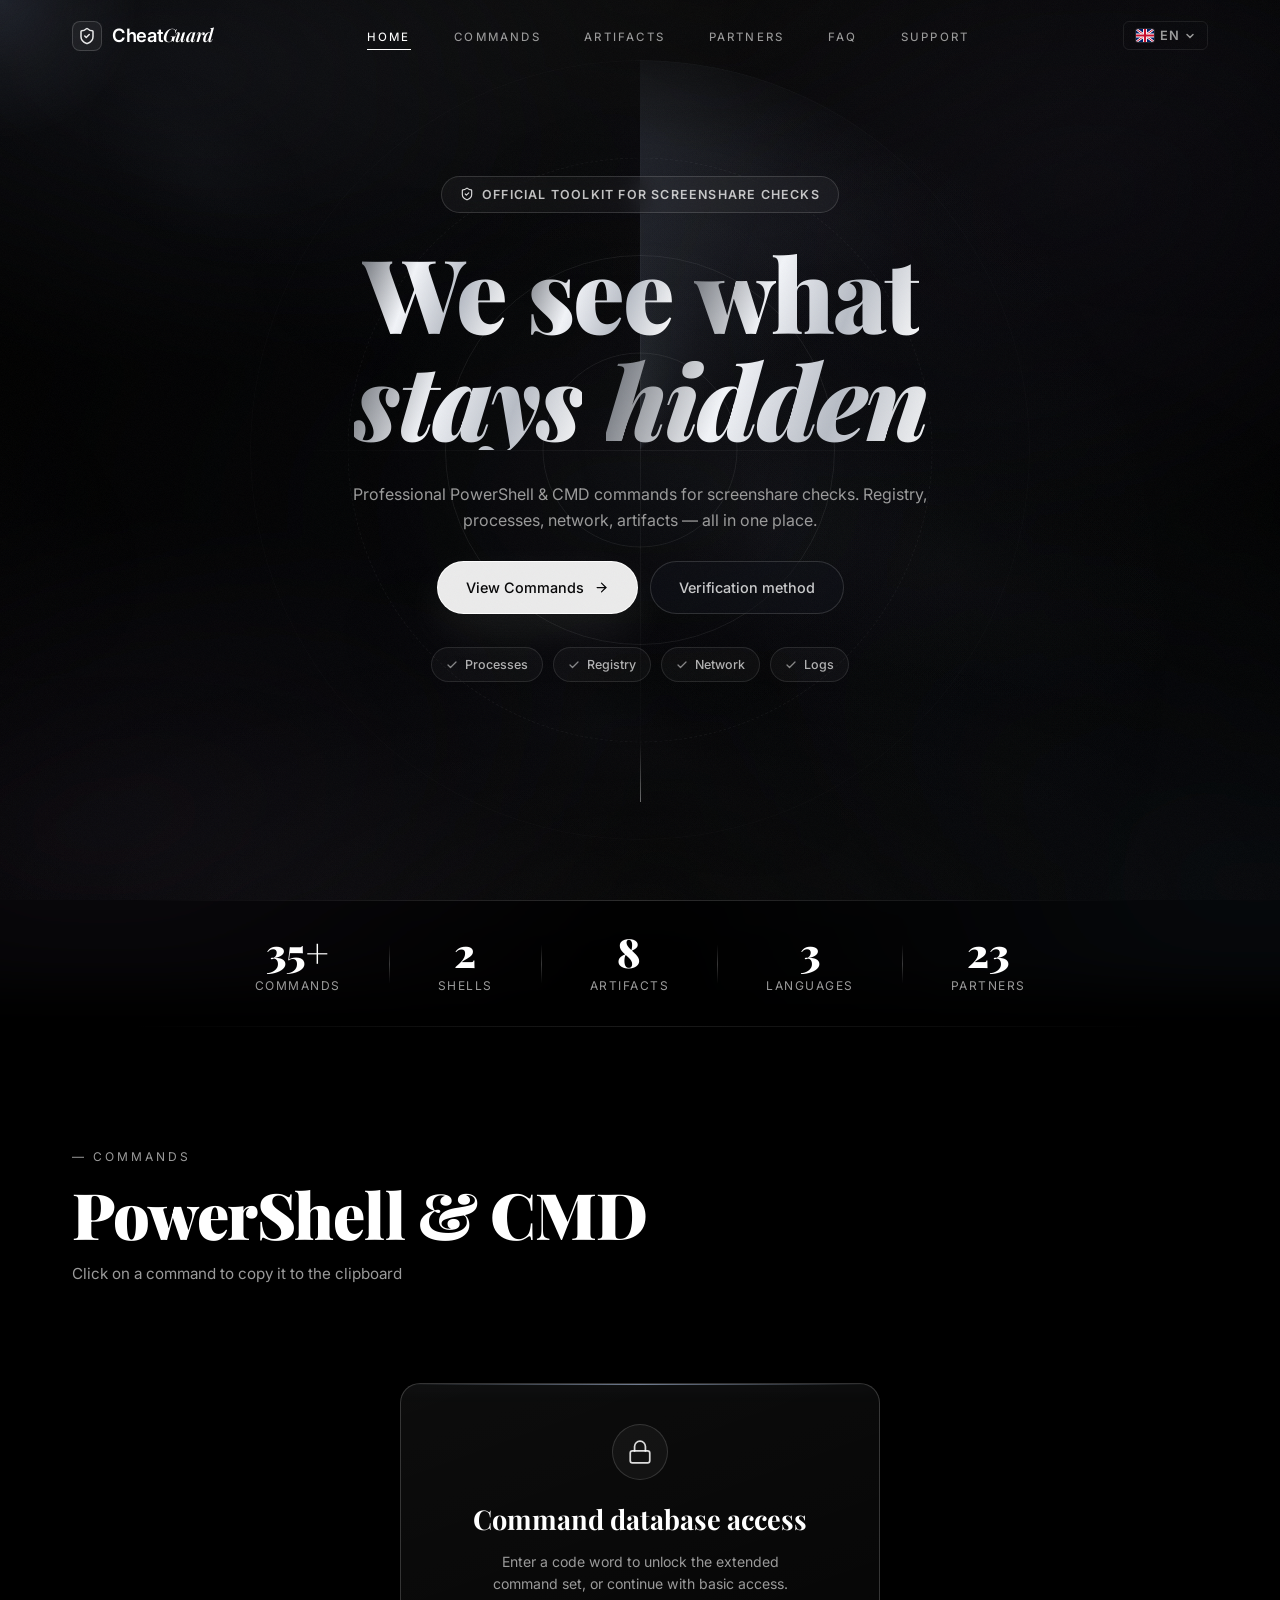
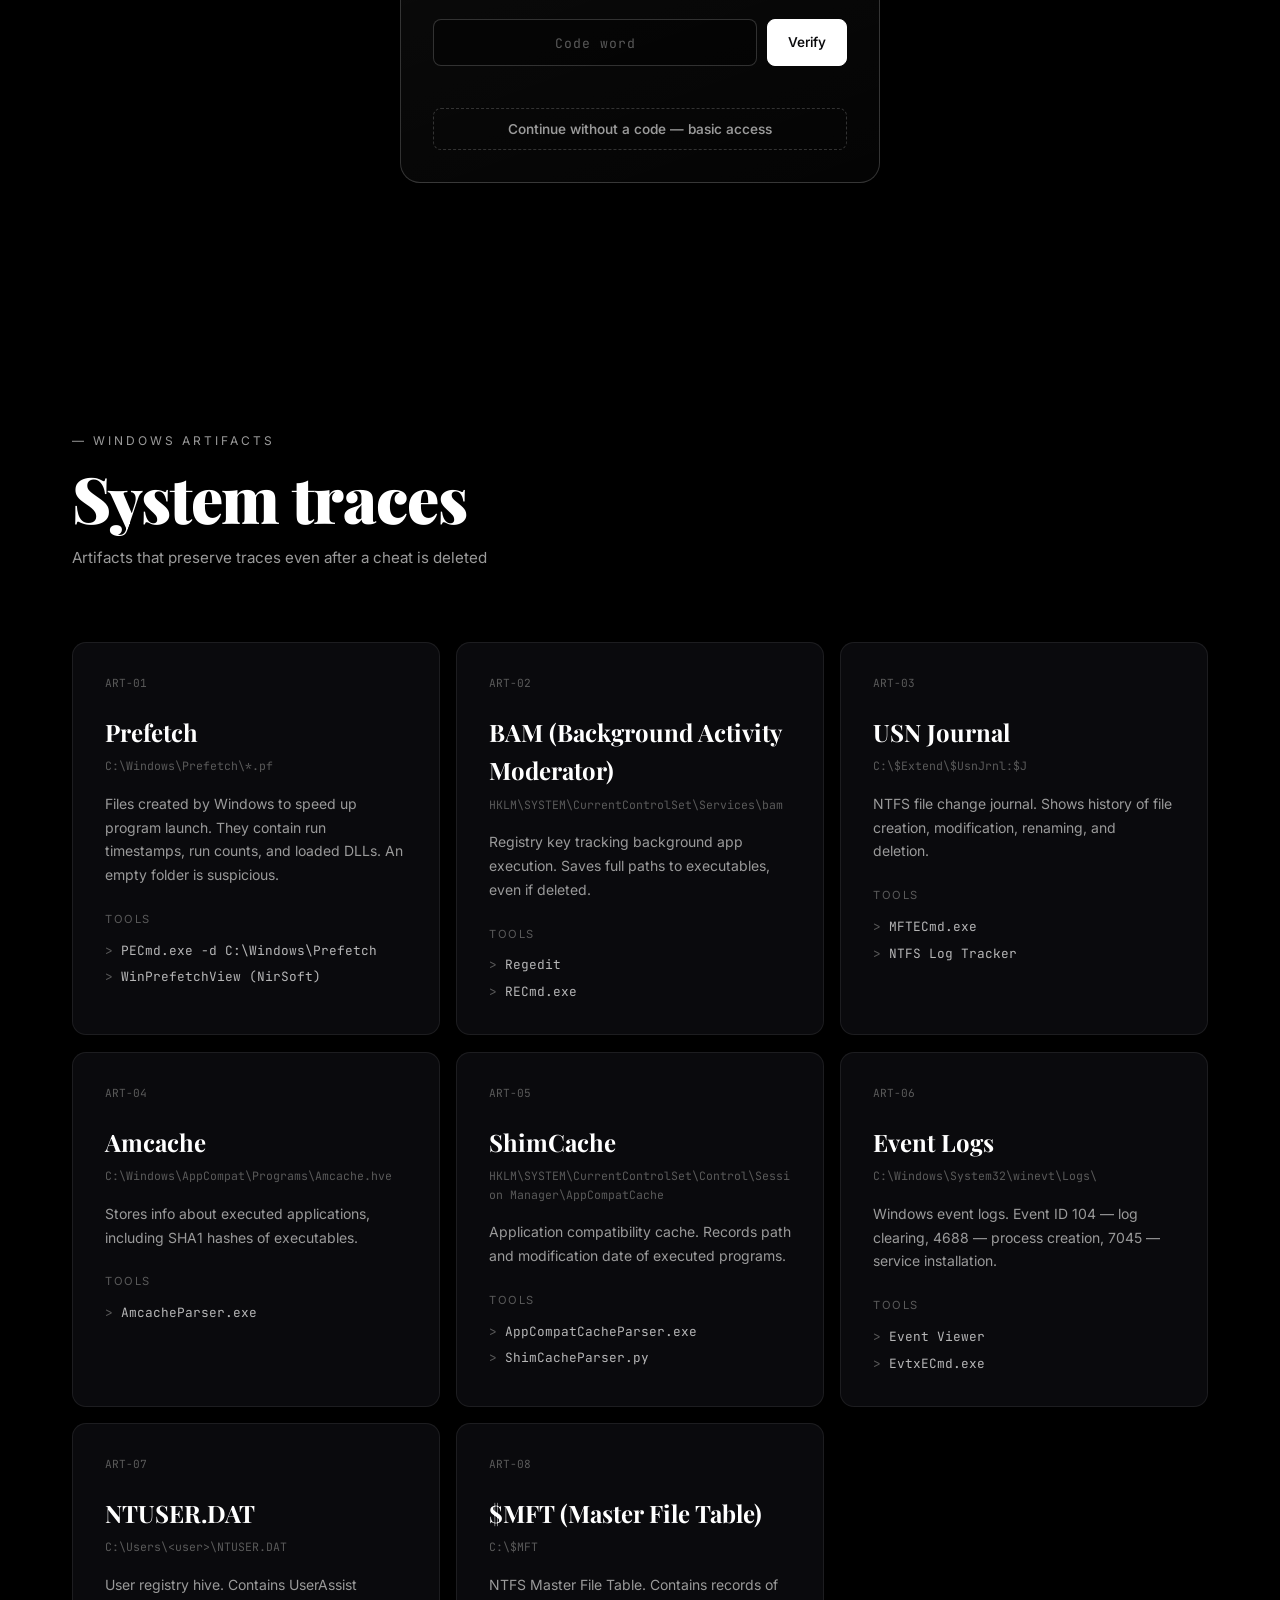
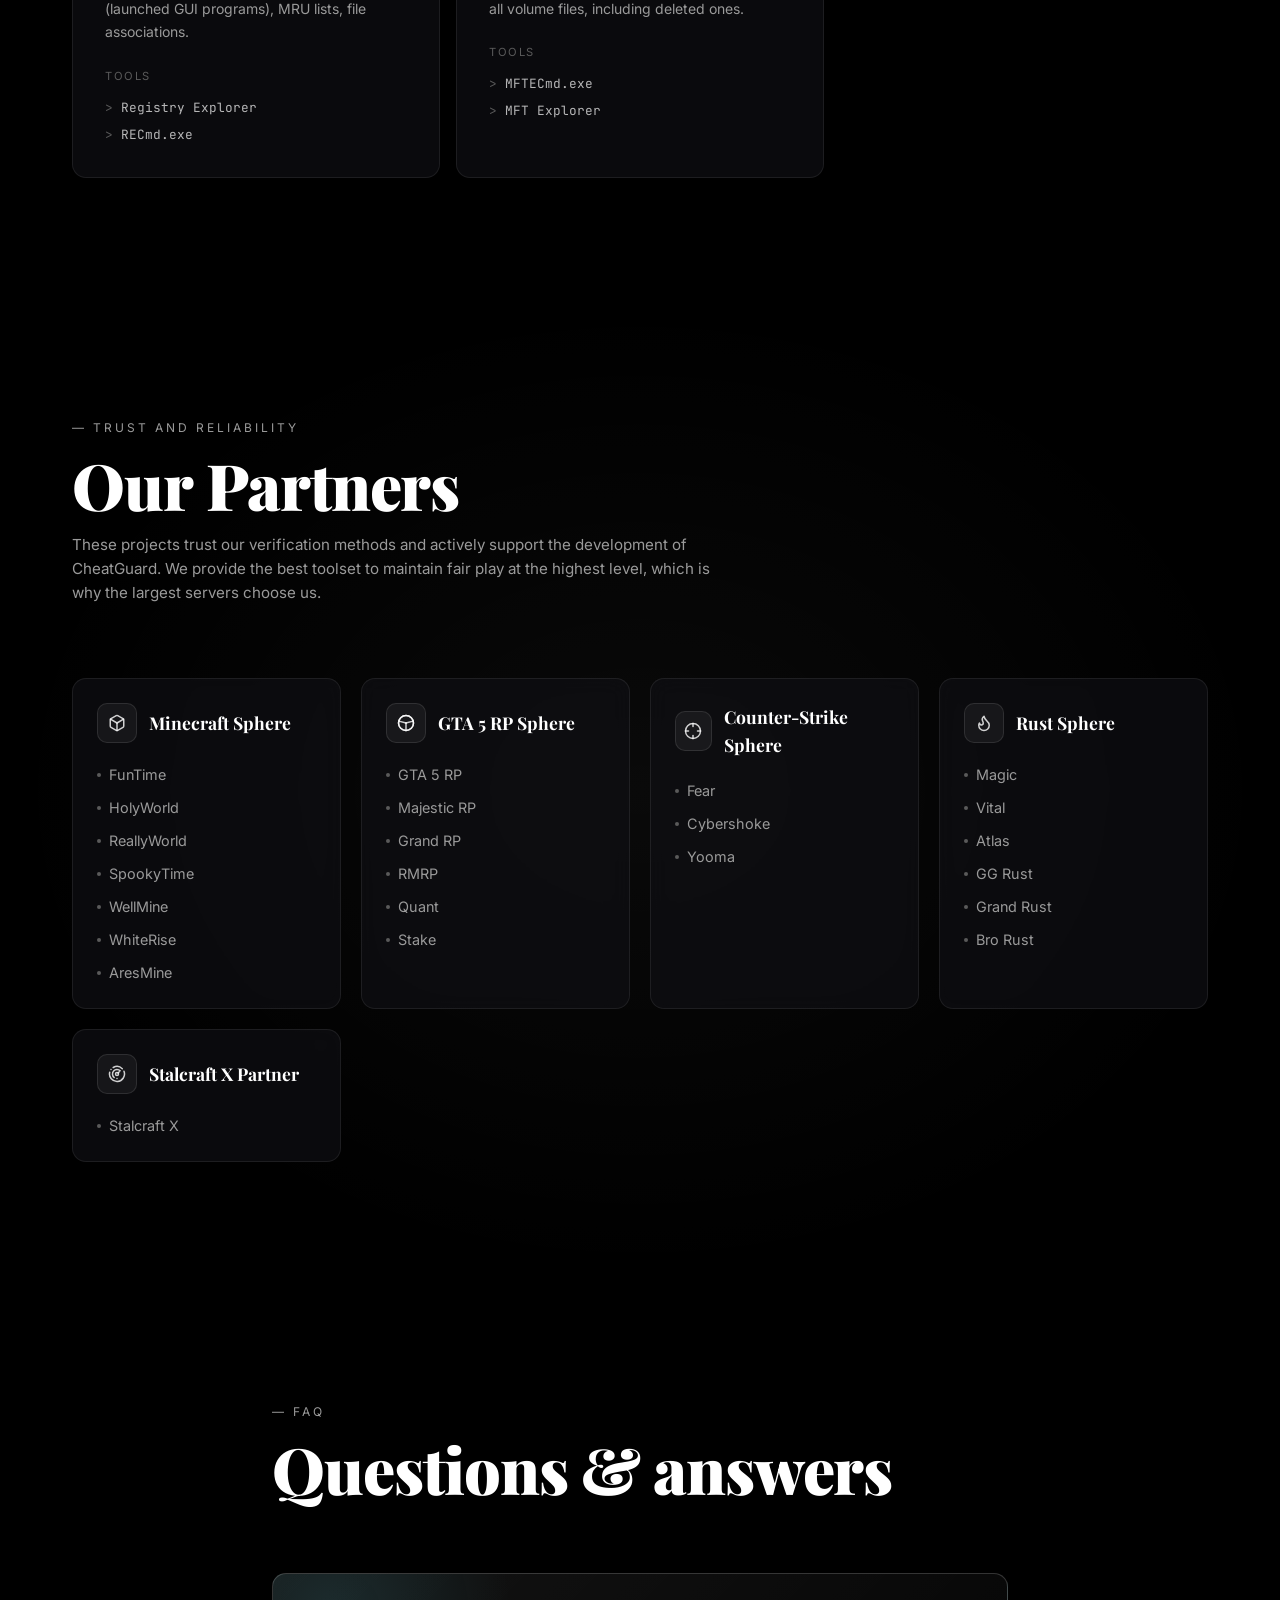
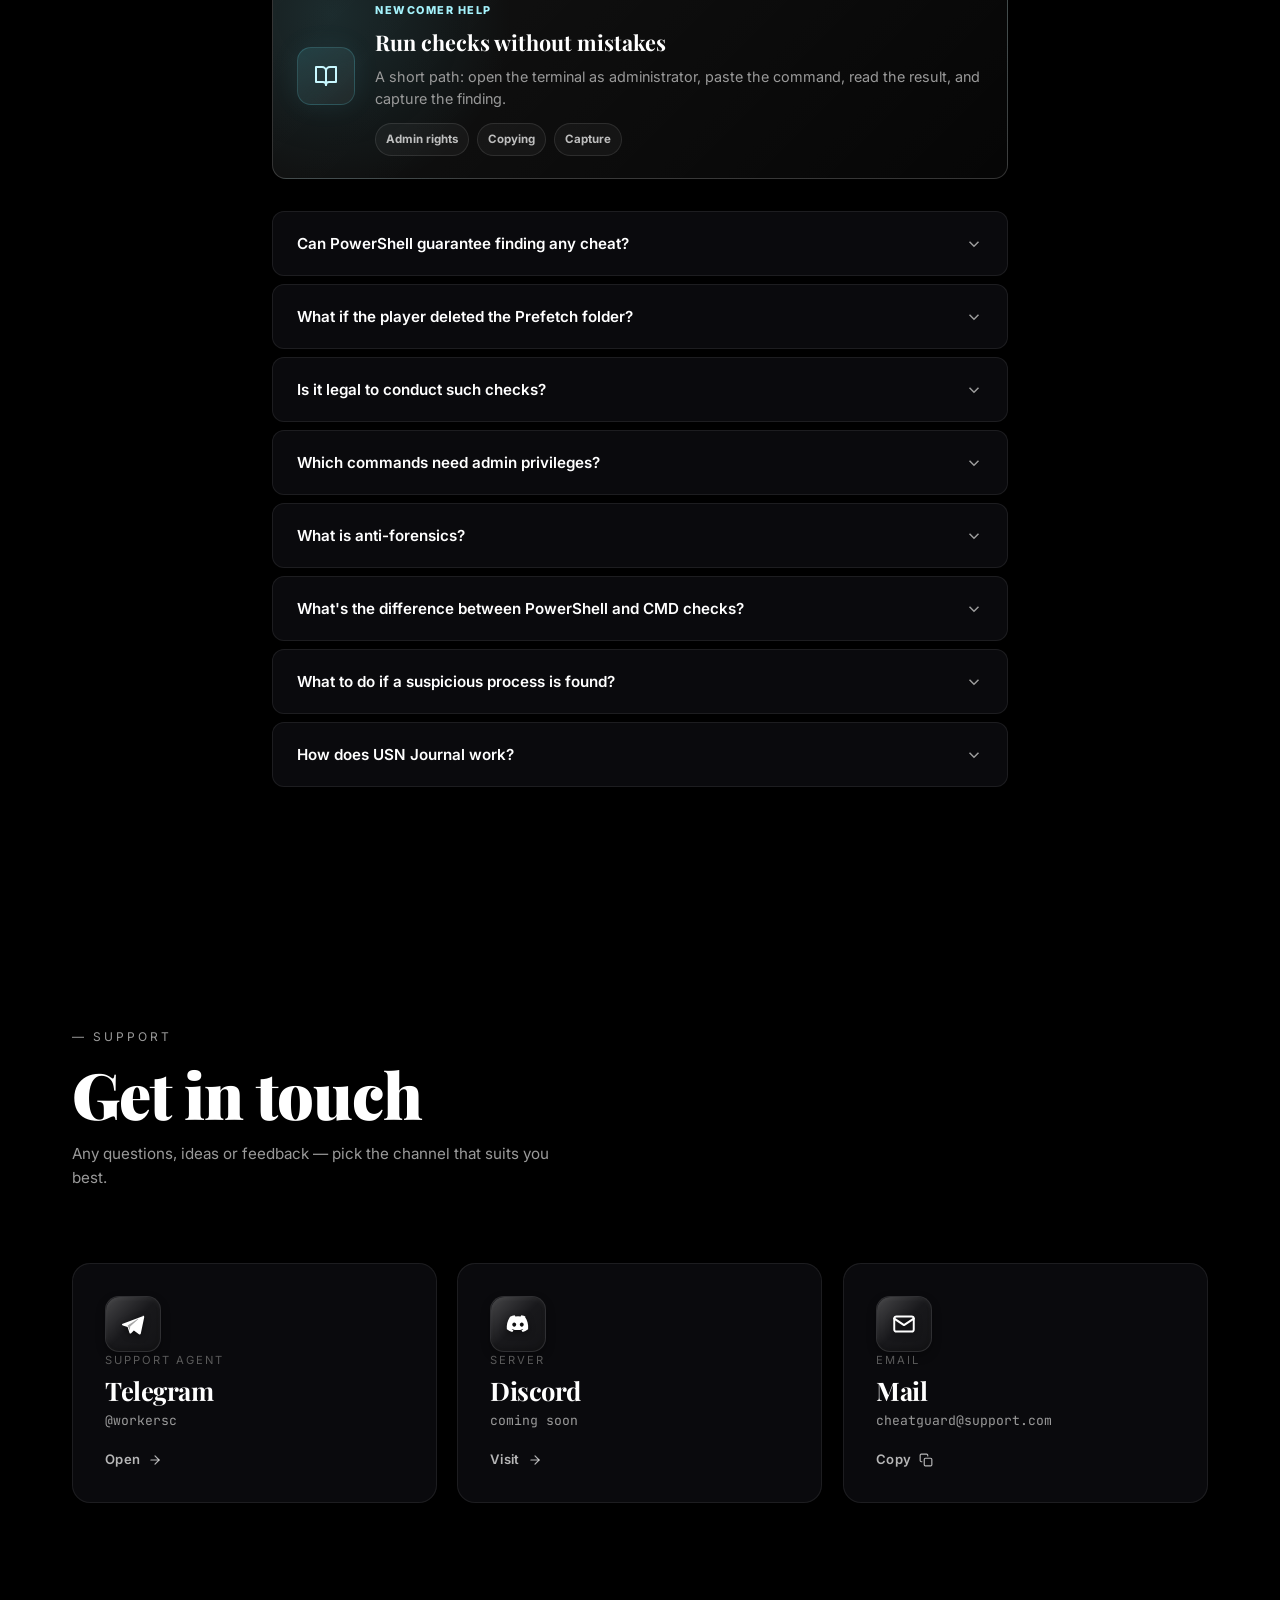
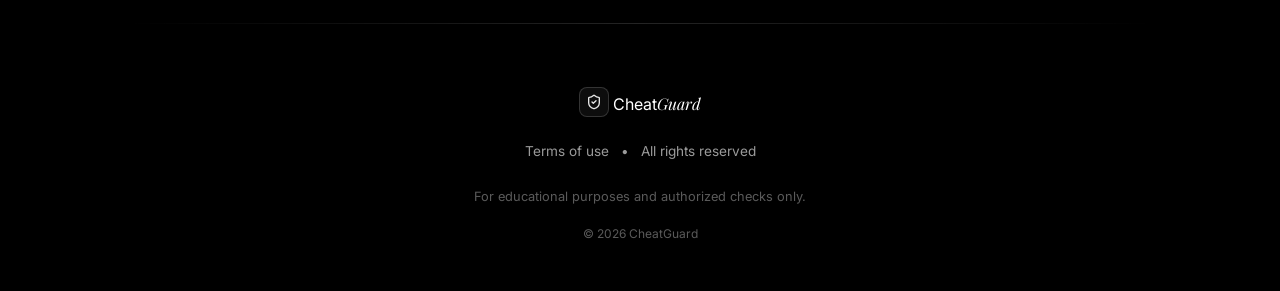
<file: index.html>
<!DOCTYPE html>
<html lang="ru">
<head>
    <meta charset="UTF-8">
    <meta name="viewport" content="width=device-width, initial-scale=1.0">
    <title>CheatGuard — Anti-Cheat Screenshare Tool</title>
    <meta name="description" content="Профессиональный набор команд PowerShell и CMD для screenshare-проверок на читы.">
    <link rel="preconnect" href="https://fonts.googleapis.com">
    <link rel="preconnect" href="https://fonts.gstatic.com" crossorigin>
    <link href="https://fonts.googleapis.com/css2?family=Inter:wght@300;400;500;600;700&family=Playfair+Display:ital,wght@0,700;0,900;1,700;1,900&family=JetBrains+Mono:wght@400;500&display=swap" rel="stylesheet">
    <link rel="stylesheet" href="style.css">
</head>
<body>

    <!-- Scroll progress -->
    <div class="scroll-progress" id="scrollProgress" aria-hidden="true"></div>

    <!-- Noise overlay -->
    <div class="noise"></div>

    <!-- Cursor glow -->
    <div class="cursor-glow" id="cursorGlow"></div>

    <!-- Particles canvas -->
    <canvas id="particlesCanvas"></canvas>

    <!-- ====== NAVBAR ====== -->
    <nav class="navbar" id="navbar">
        <div class="nav-inner">
            <a href="#" class="brand">
                <span class="brand-mark" aria-hidden="true">
                    <svg width="18" height="18" viewBox="0 0 24 24" fill="none" stroke="currentColor" stroke-width="2" stroke-linecap="round" stroke-linejoin="round">
                        <path d="M20 13c0 5-3.5 7.5-7.66 8.95a1 1 0 0 1-.67-.01C7.5 20.5 4 18 4 13V6a1 1 0 0 1 1-1c2 0 4.5-1.2 6.24-2.72a1.17 1.17 0 0 1 1.52 0C14.51 3.81 17 5 19 5a1 1 0 0 1 1 1z"></path>
                        <path d="m9 12 2 2 4-4"></path>
                    </svg>
                </span>
                <span class="brand-name">Cheat<em>Guard</em></span>
            </a>
            <ul class="nav-menu" id="navMenu">
                <li><a href="#hero" class="nav-link" data-i18n="nav_home">Главная</a></li>
                <li><a href="#commands" class="nav-link" data-i18n="nav_commands">Команды</a></li>
                <li><a href="#artifacts" class="nav-link" data-i18n="nav_artifacts">Артефакты</a></li>
                <li><a href="#partners" class="nav-link" data-i18n="nav_partners">Партнеры</a></li>
                <li><a href="#faq" class="nav-link" data-i18n="nav_faq">FAQ</a></li>
                <li><a href="#support" class="nav-link" data-i18n="nav_support">Поддержка</a></li>
            </ul>
            <div class="nav-right">
                <!-- Language Switcher -->
                <div class="lang-switcher" id="langSwitcher">
                    <button class="lang-current" id="langCurrent" aria-haspopup="listbox" aria-label="Язык сайта">
                        <span class="lang-flag" id="langFlag"><svg viewBox="0 0 18 13" xmlns="http://www.w3.org/2000/svg"><rect width="18" height="4.33" fill="#fff"/><rect y="4.33" width="18" height="4.33" fill="#0039A6"/><rect y="8.66" width="18" height="4.34" fill="#D52B1E"/></svg></span>
                        <span id="langCode">RU</span>
                        <svg width="10" height="10" viewBox="0 0 10 10"><path d="M2 3.5l3 3 3-3" stroke="currentColor" fill="none" stroke-width="1.5" stroke-linecap="round"/></svg>
                    </button>
                    <div class="lang-dropdown" id="langDropdown" role="listbox">
                        <button class="lang-opt active" data-lang="ru" role="option"><span class="lang-flag"><svg viewBox="0 0 18 13" xmlns="http://www.w3.org/2000/svg"><rect width="18" height="4.33" fill="#fff"/><rect y="4.33" width="18" height="4.33" fill="#0039A6"/><rect y="8.66" width="18" height="4.34" fill="#D52B1E"/></svg></span> Русский</button>
                        <button class="lang-opt" data-lang="en" role="option"><span class="lang-flag"><svg viewBox="0 0 18 13" xmlns="http://www.w3.org/2000/svg"><rect width="18" height="13" fill="#012169"/><path d="M0 0l18 13M18 0L0 13" stroke="#fff" stroke-width="2.4"/><path d="M0 0l18 13M18 0L0 13" stroke="#C8102E" stroke-width="1"/><path d="M9 0v13M0 6.5h18" stroke="#fff" stroke-width="4"/><path d="M9 0v13M0 6.5h18" stroke="#C8102E" stroke-width="2.2"/></svg></span> English</button>
                        <button class="lang-opt" data-lang="pl" role="option"><span class="lang-flag"><svg viewBox="0 0 18 13" xmlns="http://www.w3.org/2000/svg"><rect width="18" height="6.5" fill="#fff"/><rect y="6.5" width="18" height="6.5" fill="#DC143C"/></svg></span> Polski</button>
                    </div>
                </div>
                <button class="burger" id="burger" aria-label="Menu">
                    <span></span><span></span><span></span>
                </button>
            </div>
        </div>
    </nav>

    <!-- ====== HERO ====== -->
    <section class="hero" id="hero">
        <!-- Radar sweep — анимация "проверка на читы" -->
        <div class="hero-radar" aria-hidden="true">
            <div class="radar-ring radar-ring-1"></div>
            <div class="radar-ring radar-ring-2"></div>
            <div class="radar-ring radar-ring-3"></div>
            <div class="radar-ring radar-ring-4"></div>
            <div class="radar-grid-h"></div>
            <div class="radar-grid-v"></div>
            <div class="radar-beam"></div>
            <span class="radar-blip" style="--bx: 24%; --by: 30%; --bd: 0s;"></span>
            <span class="radar-blip" style="--bx: 70%; --by: 22%; --bd: 2.7s;"></span>
            <span class="radar-blip radar-blip-threat" style="--bx: 62%; --by: 68%; --bd: 1.3s;"></span>
            <span class="radar-blip" style="--bx: 34%; --by: 74%; --bd: 4.1s;"></span>
            <span class="radar-blip radar-blip-threat" style="--bx: 80%; --by: 48%; --bd: 5.6s;"></span>
        </div>
        <div class="hero-center">
            <!-- Official badge -->
            <div class="hero-badge">
                <svg width="14" height="14" viewBox="0 0 24 24" fill="none" stroke="currentColor" stroke-width="2" stroke-linecap="round" stroke-linejoin="round" aria-hidden="true">
                    <path d="M20 13c0 5-3.5 7.5-7.66 8.95a1 1 0 0 1-.67-.01C7.5 20.5 4 18 4 13V6a1 1 0 0 1 1-1c2 0 4.5-1.2 6.24-2.72a1.17 1.17 0 0 1 1.52 0C14.51 3.81 17 5 19 5a1 1 0 0 1 1 1z"></path>
                    <path d="m9 12 2 2 4-4"></path>
                </svg>
                <span data-i18n="hero_kicker">Screenshare toolkit для модераторов</span>
            </div>

            <!-- Big title -->
            <h1 class="hero-title">
                <span class="hero-title-line" data-i18n="hero_line1">Мы видим то,</span>
                <span class="hero-title-line italic" data-i18n="hero_line2">что скрыто</span>
            </h1>

            <p class="hero-desc" data-i18n="hero_desc">
                Профессиональный набор команд PowerShell и CMD для screenshare-проверок.<br>
                Реестр, процессы, сеть, артефакты — всё в одном месте.
            </p>

            <div class="hero-actions">
                <a href="#commands" class="cta-btn cta-primary">
                    <span data-i18n="hero_cta">Смотреть команды</span>
                    <svg width="15" height="15" viewBox="0 0 24 24" fill="none" stroke="currentColor" stroke-width="2" stroke-linecap="round" stroke-linejoin="round" aria-hidden="true"><line x1="5" y1="12" x2="19" y2="12"></line><polyline points="12 5 19 12 12 19"></polyline></svg>
                </a>
                <a href="tutorial.html" class="cta-btn cta-secondary">
                    <span data-i18n="hero_cta_secondary">Методика проверки</span>
                </a>
            </div>

            <!-- Coverage chips -->
            <div class="hero-chips" aria-label="Области проверки">
                <span class="hero-chip" style="--c: 0;">
                    <svg width="12" height="12" viewBox="0 0 24 24" fill="none" stroke="currentColor" stroke-width="2.5" stroke-linecap="round" stroke-linejoin="round" aria-hidden="true"><polyline points="20 6 9 17 4 12"></polyline></svg>
                    <span data-i18n="hero_signal_process">Процессы</span>
                </span>
                <span class="hero-chip" style="--c: 1;">
                    <svg width="12" height="12" viewBox="0 0 24 24" fill="none" stroke="currentColor" stroke-width="2.5" stroke-linecap="round" stroke-linejoin="round" aria-hidden="true"><polyline points="20 6 9 17 4 12"></polyline></svg>
                    <span data-i18n="hero_signal_registry">Реестр</span>
                </span>
                <span class="hero-chip" style="--c: 2;">
                    <svg width="12" height="12" viewBox="0 0 24 24" fill="none" stroke="currentColor" stroke-width="2.5" stroke-linecap="round" stroke-linejoin="round" aria-hidden="true"><polyline points="20 6 9 17 4 12"></polyline></svg>
                    <span data-i18n="hero_signal_network">Сеть</span>
                </span>
                <span class="hero-chip" style="--c: 3;">
                    <svg width="12" height="12" viewBox="0 0 24 24" fill="none" stroke="currentColor" stroke-width="2.5" stroke-linecap="round" stroke-linejoin="round" aria-hidden="true"><polyline points="20 6 9 17 4 12"></polyline></svg>
                    <span data-i18n="hero_signal_logs">Логи</span>
                </span>
            </div>

            <div class="hero-scroll-hint">
                <div class="scroll-line"></div>
            </div>
        </div>

        <!-- Floating orb -->
        <div class="hero-orb"></div>
    </section>

    <!-- ====== STATS ====== -->
    <section class="stats-bar">
        <div class="stats-inner">
            <div class="stat-item">
                <span class="stat-num" id="statCmds">30+</span>
                <span class="stat-lbl" data-i18n="stat_cmd">Команд</span>
            </div>
            <div class="stat-sep" aria-hidden="true"></div>
            <div class="stat-item">
                <span class="stat-num">2</span>
                <span class="stat-lbl" data-i18n="stat_shells">Оболочки</span>
            </div>
            <div class="stat-sep" aria-hidden="true"></div>
            <div class="stat-item">
                <span class="stat-num">8</span>
                <span class="stat-lbl" data-i18n="stat_art">Артефактов</span>
            </div>
            <div class="stat-sep" aria-hidden="true"></div>
            <div class="stat-item">
                <span class="stat-num">3</span>
                <span class="stat-lbl" data-i18n="stat_lang">Языка</span>
            </div>
            <div class="stat-sep" aria-hidden="true"></div>
            <div class="stat-item">
                <span class="stat-num" id="statPartners">23</span>
                <span class="stat-lbl" data-i18n="stat_partners">Партнёров</span>
            </div>
        </div>
    </section>

    <!-- ====== COMMANDS ====== -->
    <section class="section commands-section" id="commands">
        <div class="container">
            <div class="section-head reveal">
                <p class="section-label" data-i18n="cmd_label">— Команды</p>
                <h2 class="section-title" data-i18n="cmd_title">PowerShell <em>&</em> CMD</h2>
                <p class="section-sub" data-i18n="cmd_sub">Нажмите на команду, чтобы скопировать в буфер обмена</p>
            </div>

            <!-- ====== ACCESS GATE (кодовое слово) ====== -->
            <div class="access-gate" id="accessGate">
                <div class="gate-panel">
                    <div class="gate-scanline" aria-hidden="true"></div>
                    <div class="gate-icon" aria-hidden="true">
                        <svg width="26" height="26" viewBox="0 0 24 24" fill="none" stroke="currentColor" stroke-width="1.6" stroke-linecap="round" stroke-linejoin="round">
                            <rect x="3" y="11" width="18" height="11" rx="2" ry="2"></rect>
                            <path d="M7 11V7a5 5 0 0 1 10 0v4"></path>
                        </svg>
                    </div>
                    <h3 class="gate-title" data-i18n="gate_title">Доступ к базе команд</h3>
                    <p class="gate-desc" data-i18n="gate_desc">Введите кодовое слово, чтобы разблокировать расширенный набор, или продолжите с базовым доступом.</p>
                    <form class="gate-form" id="gateForm" autocomplete="off">
                        <input type="text" class="gate-input" id="gateInput" maxlength="12" spellcheck="false" autocomplete="off" data-i18n-placeholder="gate_placeholder" placeholder="Кодовое слово" aria-label="Кодовое слово">
                        <button type="submit" class="gate-btn gate-btn-primary" data-i18n="gate_submit">Проверить</button>
                    </form>
                    <div class="gate-status" id="gateStatus" role="status" aria-live="polite"></div>
                    <button type="button" class="gate-btn gate-btn-ghost" id="gateGuestBtn" data-i18n="gate_guest">Продолжить без кода — базовый доступ</button>
                </div>
            </div>

            <!-- Commands workspace (скрыт до прохождения гейта) -->
            <div class="commands-workspace" id="commandsWorkspace" hidden>
            <div class="access-banner" id="accessBanner">
                <span class="access-banner-dot" aria-hidden="true"></span>
                <span id="accessBannerText"></span>
                <button type="button" class="access-banner-reset" id="accessResetBtn" data-i18n="gate_reset">Сменить код</button>
            </div>

            <!-- Search + Shell tabs -->
            <div class="cmd-toolbar">
                <div class="shell-tabs">
                    <button class="shell-tab active" data-shell="powershell" id="tabPS">PS</button>
                    <button class="shell-tab" data-shell="cmd" id="tabCMD">CMD</button>
                </div>
                <div class="cmd-search">
                    <svg class="cmd-search-icon" width="16" height="16" viewBox="0 0 24 24" fill="none" stroke="currentColor" stroke-width="2" stroke-linecap="round" stroke-linejoin="round" aria-hidden="true">
                        <circle cx="11" cy="11" r="7"></circle>
                        <line x1="21" y1="21" x2="16.65" y2="16.65"></line>
                    </svg>
                    <input type="text" id="cmdSearch" class="cmd-search-input" data-i18n-placeholder="cmd_search_ph" placeholder="Поиск по командам..." autocomplete="off" spellcheck="false">
                    <button class="cmd-search-clear" id="cmdSearchClear" aria-label="Clear" type="button">
                        <svg width="14" height="14" viewBox="0 0 24 24" fill="none" stroke="currentColor" stroke-width="2" stroke-linecap="round" stroke-linejoin="round" aria-hidden="true">
                            <line x1="18" y1="6" x2="6" y2="18"></line>
                            <line x1="6" y1="6" x2="18" y2="18"></line>
                        </svg>
                    </button>
                </div>
            </div>

            <!-- Category tabs -->
            <div class="cat-tabs" id="catTabs">
                <button class="cat-tab active" data-cat="all" data-i18n="cat_all">Все</button>
                <button class="cat-tab" data-cat="process" data-i18n="cat_process">Процессы</button>
                <button class="cat-tab" data-cat="files" data-i18n="cat_files">Файлы</button>
                <button class="cat-tab" data-cat="network" data-i18n="cat_network">Сеть</button>
                <button class="cat-tab" data-cat="registry" data-i18n="cat_registry">Реестр</button>
                <button class="cat-tab" data-cat="services" data-i18n="cat_services">Службы</button>
                <button class="cat-tab" data-cat="logs" data-i18n="cat_logs">Логи</button>
                <button class="cat-tab" data-cat="tasks" data-i18n="cat_tasks">Задачи</button>
            </div>

            <!-- Commands list -->
            <div class="commands-list" id="commandsList"></div>
            </div><!-- /commands-workspace -->
        </div>
    </section>

    <!-- ====== ARTIFACTS ====== -->
    <section class="section artifacts-section" id="artifacts">
        <div class="container">
            <div class="section-head reveal">
                <p class="section-label" data-i18n="art_label">— Артефакты Windows</p>
                <h2 class="section-title" data-i18n="art_title">Системные <em>следы</em></h2>
                <p class="section-sub" data-i18n="art_sub">Артефакты, которые сохраняют следы даже после удаления чита</p>
            </div>
            <div class="artifacts-grid" id="artifactsGrid"></div>
        </div>
    </section>

    <!-- ====== PARTNERS ====== -->
    <section class="section partners-section" id="partners">
        <div class="partners-bg"></div>
        <div class="container">
            <div class="section-head reveal">
                <p class="section-label" data-i18n="part_label">— Доверие и надежность</p>
                <h2 class="section-title" data-i18n="part_title">Наши <em>партнеры</em></h2>
                <p class="section-sub part-desc" data-i18n="part_desc">Эти проекты доверяют нашим методам проверки и активно поддерживают разработку CheatGuard. Мы предоставляем лучший инструментарий для поддержания честной игры на высочайшем уровне, благодаря чему крупнейшие сервера выбирают именно нас.</p>
            </div>
            <div class="partners-grid" id="partnersGrid">
                <!-- Minecraft -->
                <div class="partner-category-card tilt reveal">
                    <div class="partner-cat-header">
                        <div class="partner-cat-icon-wrap">
                            <svg width="18" height="18" viewBox="0 0 24 24" fill="none" stroke="currentColor" stroke-width="2" stroke-linecap="round" stroke-linejoin="round" class="partner-cat-icon"><path d="M21 16V8a2 2 0 0 0-1-1.73l-7-4a2 2 0 0 0-2 0l-7 4A2 2 0 0 0 3 8v8a2 2 0 0 0 1 1.73l7 4a2 2 0 0 0 2 0l7-4A2 2 0 0 0 21 16z"></path><polyline points="3.27 6.96 12 12.01 20.73 6.96"></polyline><line x1="12" y1="22.08" x2="12" y2="12"></line></svg>
                        </div>
                        <h3 data-i18n="part_mc">Сфера Minecraft</h3>
                    </div>
                    <ul class="partner-list">
                        <li><a href="https://funtime.su/" target="_blank" rel="noopener noreferrer">FunTime</a></li>
                        <li><a href="https://holyworld.ru/" target="_blank" rel="noopener noreferrer">HolyWorld</a></li>
                        <li><a href="https://reallyworld.ru/" target="_blank" rel="noopener noreferrer">ReallyWorld</a></li>
                        <li><a href="https://shop.spookytime.net/" target="_blank" rel="noopener noreferrer">SpookyTime</a></li>
                        <li><a href="https://wellmine.fun/" target="_blank" rel="noopener noreferrer">WellMine</a></li>
                        <li><a href="https://whiterise.fun/" target="_blank" rel="noopener noreferrer">WhiteRise</a></li>
                        <li><a href="https://aresmine.ru/" target="_blank" rel="noopener noreferrer">AresMine</a></li>
                    </ul>
                </div>
                <!-- GTA 5 RP -->
                <div class="partner-category-card tilt reveal">
                    <div class="partner-cat-header">
                        <div class="partner-cat-icon-wrap">
                            <svg width="18" height="18" viewBox="0 0 24 24" fill="none" stroke="currentColor" stroke-width="2" stroke-linecap="round" stroke-linejoin="round" class="partner-cat-icon"><circle cx="12" cy="12" r="10"></circle><path d="M12 2a10 10 0 0 1 10 10c0 5.523-4.477 10-10 10S2 17.523 2 12 6.477 2 12 2z"></path><path d="M12 12 2.5 9.5"></path><path d="M12 12 21.5 9.5"></path><path d="M12 12v10"></path></svg>
                        </div>
                        <h3 data-i18n="part_gta">Сфера GTA 5 RP</h3>
                    </div>
                    <ul class="partner-list">
                        <li><a href="https://gta5rp.com/" target="_blank" rel="noopener noreferrer">GTA 5 RP</a></li>
                        <li><a href="https://majestic-rp.ru/" target="_blank" rel="noopener noreferrer">Majestic RP</a></li>
                        <li><a href="https://gta5grand.com/" target="_blank" rel="noopener noreferrer">Grand RP</a></li>
                        <li><a href="https://rmrp.ru/" target="_blank" rel="noopener noreferrer">RMRP</a></li>
                        <li><a href="https://quant5.com.ua/" target="_blank" rel="noopener noreferrer">Quant</a></li>
                        <li><a href="https://stake-rp.com/" target="_blank" rel="noopener noreferrer">Stake</a></li>
                    </ul>
                </div>
                <!-- CS -->
                <div class="partner-category-card tilt reveal">
                    <div class="partner-cat-header">
                        <div class="partner-cat-icon-wrap">
                            <svg width="18" height="18" viewBox="0 0 24 24" fill="none" stroke="currentColor" stroke-width="2" stroke-linecap="round" stroke-linejoin="round" class="partner-cat-icon"><circle cx="12" cy="12" r="10"></circle><line x1="22" y1="12" x2="18" y2="12"></line><line x1="6" y1="12" x2="2" y2="12"></line><line x1="12" y1="6" x2="12" y2="2"></line><line x1="12" y1="22" x2="12" y2="18"></line></svg>
                        </div>
                        <h3 data-i18n="part_cs">Сфера Counter-Strike</h3>
                    </div>
                    <ul class="partner-list">
                        <li><a href="https://fearproject.ru/" target="_blank" rel="noopener noreferrer">Fear</a></li>
                        <li><a href="https://cybershoke.net/" target="_blank" rel="noopener noreferrer">Cybershoke</a></li>
                        <li><a href="https://www.cs2yooma.com/" target="_blank" rel="noopener noreferrer">Yooma</a></li>
                    </ul>
                </div>
                <!-- Rust -->
                <div class="partner-category-card tilt reveal">
                    <div class="partner-cat-header">
                        <div class="partner-cat-icon-wrap">
                            <svg width="18" height="18" viewBox="0 0 24 24" fill="none" stroke="currentColor" stroke-width="2" stroke-linecap="round" stroke-linejoin="round" class="partner-cat-icon"><path d="M8.5 14.5A2.5 2.5 0 0 0 11 12c0-1.38-.5-2-1-3-1.072-2.143-.224-4.054 2-6 .5 2.5 2 4.9 4 6.5 2 1.6 3 3.5 3 5.5a7 7 0 1 1-14 0c0-1.153.433-2.294 1-3a2.5 2.5 0 0 0 2.5 2.5z"></path></svg>
                        </div>
                        <h3 data-i18n="part_rust">Сфера Rust</h3>
                    </div>
                    <ul class="partner-list">
                        <li><a href="https://magicrust.gg/" target="_blank" rel="noopener noreferrer">Magic</a></li>
                        <li><a href="https://vitalrust.com/" target="_blank" rel="noopener noreferrer">Vital</a></li>
                        <li><a href="https://atlasrust.com/" target="_blank" rel="noopener noreferrer">Atlas</a></li>
                        <li><a href="https://ggrust.ru/" target="_blank" rel="noopener noreferrer">GG Rust</a></li>
                        <li><a href="https://grandrust.ru/" target="_blank" rel="noopener noreferrer">Grand Rust</a></li>
                        <li><a href="https://brorust.com/" target="_blank" rel="noopener noreferrer">Bro Rust</a></li>
                    </ul>
                </div>
                <!-- Stalcraft -->
                <div class="partner-category-card tilt reveal">
                    <div class="partner-cat-header">
                        <div class="partner-cat-icon-wrap">
                            <svg width="18" height="18" viewBox="0 0 24 24" fill="none" stroke="currentColor" stroke-width="2" stroke-linecap="round" stroke-linejoin="round" class="partner-cat-icon"><path d="M19.07 4.93A10 10 0 0 0 6.99 3.34"></path><path d="M4 6h.01"></path><path d="M2.29 9.62A10 10 0 1 0 21.31 8.35"></path><path d="M16.24 7.76A6 6 0 1 0 8.23 16.67"></path><path d="M12 18h.01"></path><circle cx="12" cy="12" r="2"></circle><path d="M13.41 10.59 15 9"></path></svg>
                        </div>
                        <h3 data-i18n="part_stalcraft">Партнер Stalcraft X</h3>
                    </div>
                    <ul class="partner-list">
                        <li><a href="https://stalcraft.net/" target="_blank" rel="noopener noreferrer">Stalcraft X</a></li>
                    </ul>
                </div>
            </div>
        </div>
    </section>

    <!-- ====== FAQ ====== -->
    <section class="section faq-section" id="faq">
        <div class="container faq-container">
            <div class="section-head reveal">
                <p class="section-label">— FAQ</p>
                <h2 class="section-title" data-i18n="faq_title">Вопросы <em>&</em> ответы</h2>
            </div>

            <a href="tutorial.html" class="tutorial-banner tilt reveal" style="--tilt-mult: 1.2; --i: 0;">
                <div class="tutorial-banner-content">
                    <div class="tutorial-icon-wrap">
                        <svg viewBox="0 0 24 24" fill="none" stroke="currentColor" stroke-width="2" stroke-linecap="round" stroke-linejoin="round"><path d="M2 3h6a4 4 0 0 1 4 4v14a3 3 0 0 0-3-3H2z"></path><path d="M22 3h-6a4 4 0 0 0-4 4v14a3 3 0 0 1 3-3h7z"></path></svg>
                    </div>
                    <div class="tutorial-text">
                        <span class="tutorial-eyebrow" data-i18n="tut_banner_label">Помощь новичку</span>
                        <h3 data-i18n="tut_banner_title">Запуск без ошибок и лишней суеты</h3>
                        <p data-i18n="tut_banner_desc">Короткий путь: открыть терминал от администратора, вставить команду, понять результат и зафиксировать находку.</p>
                        <div class="tutorial-steps" aria-hidden="true">
                            <span data-i18n="tut_step_1">Админ-права</span>
                            <span data-i18n="tut_step_2">Копирование</span>
                            <span data-i18n="tut_step_3">Фик��ация</span>
                        </div>
                    </div>
                </div>
                <div class="tutorial-banner-arrow">
                    <svg viewBox="0 0 24 24" fill="none" stroke="currentColor" stroke-width="2" stroke-linecap="round" stroke-linejoin="round"><line x1="5" y1="12" x2="19" y2="12"></line><polyline points="12 5 19 12 12 19"></polyline></svg>
                </div>
            </a>

            <div class="faq-list" id="faqList"></div>
        </div>
    </section>

    <!-- ====== SUPPORT ====== -->
    <section class="section support-section" id="support">
        <div class="container">
            <div class="section-head reveal">
                <p class="section-label" data-i18n="sup_label">— Поддержка</p>
                <h2 class="section-title" data-i18n="sup_title">Свяжитесь <em>с нами</em></h2>
                <p class="section-sub" data-i18n="sup_sub">Любые вопросы, идеи или предложения — выберите удобный канал связи.</p>
            </div>
            <div class="support-grid" id="supportGrid">
                <!-- Telegram -->
                <a class="support-card tilt reveal" data-type="telegram" href="https://t.me/workersc" target="_blank" rel="noopener noreferrer" aria-label="Telegram" style="--i: 0;">
                    <span class="support-glow" aria-hidden="true"></span>
                    <div class="support-icon-wrap">
                        <svg viewBox="0 0 24 24" fill="none" xmlns="http://www.w3.org/2000/svg" aria-hidden="true">
                            <path d="M21.5 4.5L2.5 11.8c-.9.3-.9 1.2.1 1.5l4.4 1.5 1.7 5.2c.2.6.4.8.8.8.4 0 .6-.2 1-.5l2.3-2.3 4.7 3.5c.9.5 1.5.2 1.7-.8l3.1-14.6c.3-1.4-.5-2-1.5-1.6z" fill="currentColor"/>
                            <path d="M7 13.3l9.6-6.1c.2-.1.4.1.2.3l-7.4 6.8-.3 3.4-2.1-4.4z" fill="rgba(0,0,0,0.35)"/>
                        </svg>
                    </div>
                    <div class="support-content">
                        <span class="support-label" data-i18n="sup_tg_label">Канал</span>
                        <span class="support-title">Telegram</span>
                        <span class="support-handle">@workersc</span>
                    </div>
                    <span class="support-action">
                        <span data-i18n="sup_open">Открыть</span>
                        <svg viewBox="0 0 24 24" fill="none" stroke="currentColor" stroke-width="2" stroke-linecap="round" stroke-linejoin="round" aria-hidden="true"><line x1="5" y1="12" x2="19" y2="12"/><polyline points="12 5 19 12 12 19"/></svg>
                    </span>
                </a>

                <!-- Discord -->
                <a class="support-card tilt reveal" data-type="discord" href="https://discord.com/" target="_blank" rel="noopener noreferrer" aria-label="Discord" style="--i: 1;">
                    <span class="support-glow" aria-hidden="true"></span>
                    <div class="support-icon-wrap">
                        <svg viewBox="0 0 24 24" fill="currentColor" xmlns="http://www.w3.org/2000/svg" aria-hidden="true">
                            <path d="M19.27 5.33C17.94 4.71 16.5 4.26 15 4a.07.07 0 0 0-.07.04c-.18.32-.39.74-.53 1.07a16.1 16.1 0 0 0-4.8 0c-.14-.34-.36-.75-.55-1.07a.07.07 0 0 0-.07-.04C7.48 4.26 6.05 4.71 4.71 5.33a.07.07 0 0 0-.03.03C2.07 9.28 1.35 13.1 1.7 16.88a.08.08 0 0 0 .03.06c1.69 1.24 3.32 1.99 4.93 2.49a.08.08 0 0 0 .08-.03c.38-.52.71-1.07.99-1.65a.08.08 0 0 0-.04-.1c-.55-.21-1.07-.46-1.57-.75a.08.08 0 0 1-.01-.13c.11-.08.21-.16.31-.25a.07.07 0 0 1 .08-.01c3.27 1.49 6.8 1.49 10.03 0a.07.07 0 0 1 .08.01c.1.09.21.17.31.25a.08.08 0 0 1-.01.13c-.5.29-1.02.54-1.57.75a.08.08 0 0 0-.04.1c.29.58.62 1.13.99 1.65a.08.08 0 0 0 .08.03c1.62-.5 3.25-1.25 4.94-2.49a.08.08 0 0 0 .03-.06c.42-4.37-.7-8.16-2.98-11.52a.06.06 0 0 0-.03-.03zM8.52 14.58c-.99 0-1.81-.91-1.81-2.02 0-1.12.8-2.02 1.81-2.02 1.01 0 1.83.91 1.81 2.02 0 1.11-.81 2.02-1.81 2.02zm6.97 0c-.99 0-1.81-.91-1.81-2.02 0-1.12.8-2.02 1.81-2.02 1.01 0 1.83.91 1.81 2.02 0 1.11-.8 2.02-1.81 2.02z"/>
                        </svg>
                    </div>
                    <div class="support-content">
                        <span class="support-label" data-i18n="sup_dc_label">Сервер</span>
                        <span class="support-title">Discord</span>
                        <span class="support-handle" data-i18n="sup_dc_soon">скоро откроем</span>
                    </div>
                    <span class="support-action">
                        <span data-i18n="sup_visit">Перейти</span>
                        <svg viewBox="0 0 24 24" fill="none" stroke="currentColor" stroke-width="2" stroke-linecap="round" stroke-linejoin="round" aria-hidden="true"><line x1="5" y1="12" x2="19" y2="12"/><polyline points="12 5 19 12 12 19"/></svg>
                    </span>
                </a>

                <!-- Mail -->
                <a class="support-card tilt reveal" data-type="mail" href="mailto:cheatguard@support.com" data-copy="cheatguard@support.com" aria-label="E-mail" style="--i: 2;">
                    <span class="support-glow" aria-hidden="true"></span>
                    <div class="support-icon-wrap">
                        <svg viewBox="0 0 24 24" fill="none" stroke="currentColor" stroke-width="1.8" stroke-linecap="round" stroke-linejoin="round" aria-hidden="true">
                            <rect x="3" y="5" width="18" height="14" rx="2"/>
                            <path d="m3 7 9 6 9-6"/>
                        </svg>
                    </div>
                    <div class="support-content">
                        <span class="support-label" data-i18n="sup_mail_label">Электронная почта</span>
                        <span class="support-title">Mail</span>
                        <span class="support-handle">cheatguard@support.com</span>
                    </div>
                    <span class="support-action">
                        <span data-i18n="sup_copy">Скопировать</span>
                        <svg viewBox="0 0 24 24" fill="none" stroke="currentColor" stroke-width="2" stroke-linecap="round" stroke-linejoin="round" aria-hidden="true"><rect x="9" y="9" width="13" height="13" rx="2"/><path d="M5 15H4a2 2 0 0 1-2-2V4a2 2 0 0 1 2-2h9a2 2 0 0 1 2 2v1"/></svg>
                    </span>
                </a>
            </div>
        </div>
    </section>

    <!-- ====== FOOTER ====== -->
    <footer class="footer">
        <div class="footer-inner">
            <div class="footer-brand">
                <span class="brand-mark" aria-hidden="true">
                    <svg width="16" height="16" viewBox="0 0 24 24" fill="none" stroke="currentColor" stroke-width="2" stroke-linecap="round" stroke-linejoin="round">
                        <path d="M20 13c0 5-3.5 7.5-7.66 8.95a1 1 0 0 1-.67-.01C7.5 20.5 4 18 4 13V6a1 1 0 0 1 1-1c2 0 4.5-1.2 6.24-2.72a1.17 1.17 0 0 1 1.52 0C14.51 3.81 17 5 19 5a1 1 0 0 1 1 1z"></path>
                        <path d="m9 12 2 2 4-4"></path>
                    </svg>
                </span>
                <span class="brand-name">Cheat<em>Guard</em></span>
            </div>
            <div class="footer-links">
                <a href="terms.html" data-i18n="footer_terms">Правила пользования</a>
                <span>&bull;</span>
                <a href="terms.html" data-i18n="footer_privacy">Все права защищены</a>
            </div>
            <p class="footer-disclaimer" data-i18n="footer_disc">Только для образовательных целей и авторизованных проверок.</p>
            <p class="footer-copy">© 2026 CheatGuard</p>
        </div>
    </footer>

    <!-- Toast -->
    <div class="toast" id="toast">
        <span class="toast-ripple" aria-hidden="true"></span>
        <span class="toast-check" aria-hidden="true">
            <svg width="16" height="16" viewBox="0 0 24 24" fill="none" stroke="currentColor" stroke-width="3" stroke-linecap="round" stroke-linejoin="round"><polyline points="20 6 9 17 4 12"/></svg>
        </span>
        <span class="toast-text" data-i18n="toast_copied">Скопировано!</span>
        <span class="toast-sparks" aria-hidden="true">
            <i></i><i></i><i></i><i></i><i></i><i></i>
        </span>
    </div>

    <script src="i18n.js"></script>
    <script src="data.js"></script>
    <script src="app.js"></script>
</body>
</html>
</file>
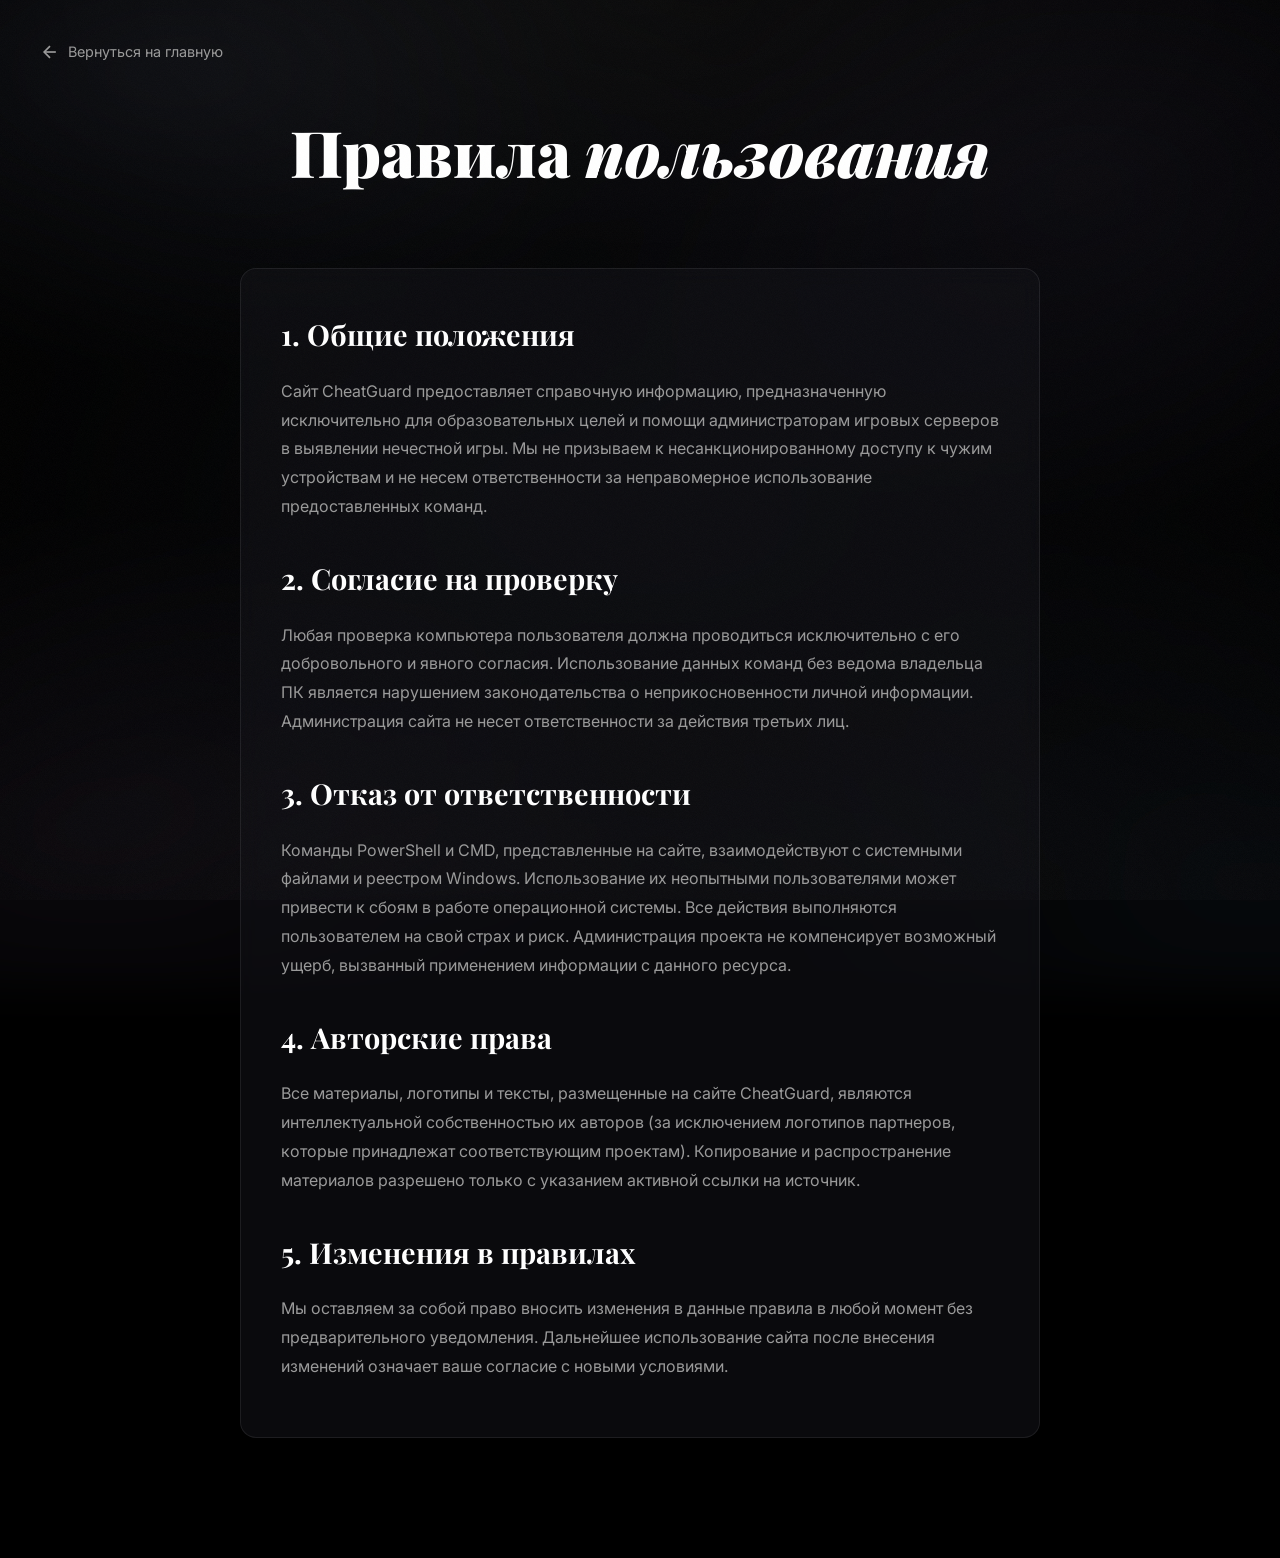
<file: terms.html>
<!DOCTYPE html>
<html lang="ru">
<head>
    <meta charset="UTF-8">
    <meta name="viewport" content="width=device-width, initial-scale=1.0">
    <title>Правила пользования — CheatGuard</title>
    <link rel="preconnect" href="https://fonts.googleapis.com">
    <link rel="preconnect" href="https://fonts.gstatic.com" crossorigin>
    <link href="https://fonts.googleapis.com/css2?family=Inter:wght@300;400;500;600;700&family=Playfair+Display:ital,wght@0,700;0,900;1,700;1,900&family=JetBrains+Mono:wght@400;500&display=swap" rel="stylesheet">
    <link rel="stylesheet" href="style.css">
    <style>
        .terms-header { text-align: center; padding: 120px 24px 60px; }
        .terms-title { font-family: var(--serif); font-size: clamp(2.5rem, 5vw, 4.5rem); font-weight: 900; margin-bottom: 24px; line-height: 1; }
        .back-link { display: inline-flex; align-items: center; gap: 8px; color: var(--grey); text-decoration: none; font-size: 0.9rem; transition: color 0.2s; position: absolute; top: 40px; left: 40px; z-index: 10; }
        .back-link:hover { color: white; }
        .terms-content {
            max-width: 800px; margin: 0 auto 120px;
            background: var(--bg3); backdrop-filter: blur(10px);
            border: 1px solid var(--border); border-radius: 16px;
            padding: 40px; color: var(--grey); line-height: 1.8;
        }
        .terms-content h2 { color: white; font-family: var(--serif); font-size: 1.8rem; margin-top: 32px; margin-bottom: 16px; }
        .terms-content h2:first-child { margin-top: 0; }
        .terms-content p { margin-bottom: 16px; }
    </style>
</head>
<body>
    <div class="noise"></div>

    <a href="index.html" class="back-link">
        <svg width="20" height="20" viewBox="0 0 24 24" fill="none" stroke="currentColor" stroke-width="2"><line x1="19" y1="12" x2="5" y2="12"></line><polyline points="12 19 5 12 12 5"></polyline></svg>
        Вернуться на главную
    </a>

    <header class="terms-header">
        <h1 class="terms-title">Правила <em>пользования</em></h1>
    </header>

    <div class="container">
        <div class="terms-content">
            <h2>1. Общие положения</h2>
            <p>Сайт CheatGuard предоставляет справочную информацию, предназначенную исключительно для образовательных целей и помощи администраторам игровых серверов в выявлении нечестной игры. Мы не призываем к несанкционированному доступу к чужим устройствам и не несем ответственности за неправомерное использование предоставленных команд.</p>

            <h2>2. Согласие на проверку</h2>
            <p>Любая проверка компьютера пользователя должна проводиться исключительно с его добровольного и явного согласия. Использование данных команд без ведома владельца ПК является нарушением законодательства о неприкосновенности личной информации. Администрация сайта не несет ответственности за действия третьих лиц.</p>

            <h2>3. Отказ от ответственности</h2>
            <p>Команды PowerShell и CMD, представленные на сайте, взаимодействуют с системными файлами и реестром Windows. Использование их неопытными пользователями может привести к сбоям в работе операционной системы. Все действия выполняются пользователем на свой страх и риск. Администрация проекта не компенсирует возможный ущерб, вызванный применением информации с данного ресурса.</p>

            <h2>4. Авторские права</h2>
            <p>Все материалы, логотипы и тексты, размещенные на сайте CheatGuard, являются интеллектуальной собственностью их авторов (за исключением логотипов партнеров, которые принадлежат соответствующим проектам). Копирование и распространение материалов разрешено только с указанием активной ссылки на источник.</p>
            
            <h2>5. Изменения в правилах</h2>
            <p>Мы оставляем за собой право вносить изменения в данные правила в любой момент без предварительного уведомления. Дальнейшее использование сайта после внесения изменений означает ваше согласие с новыми условиями.</p>
        </div>
    </div>
</body>
</html>
</file>
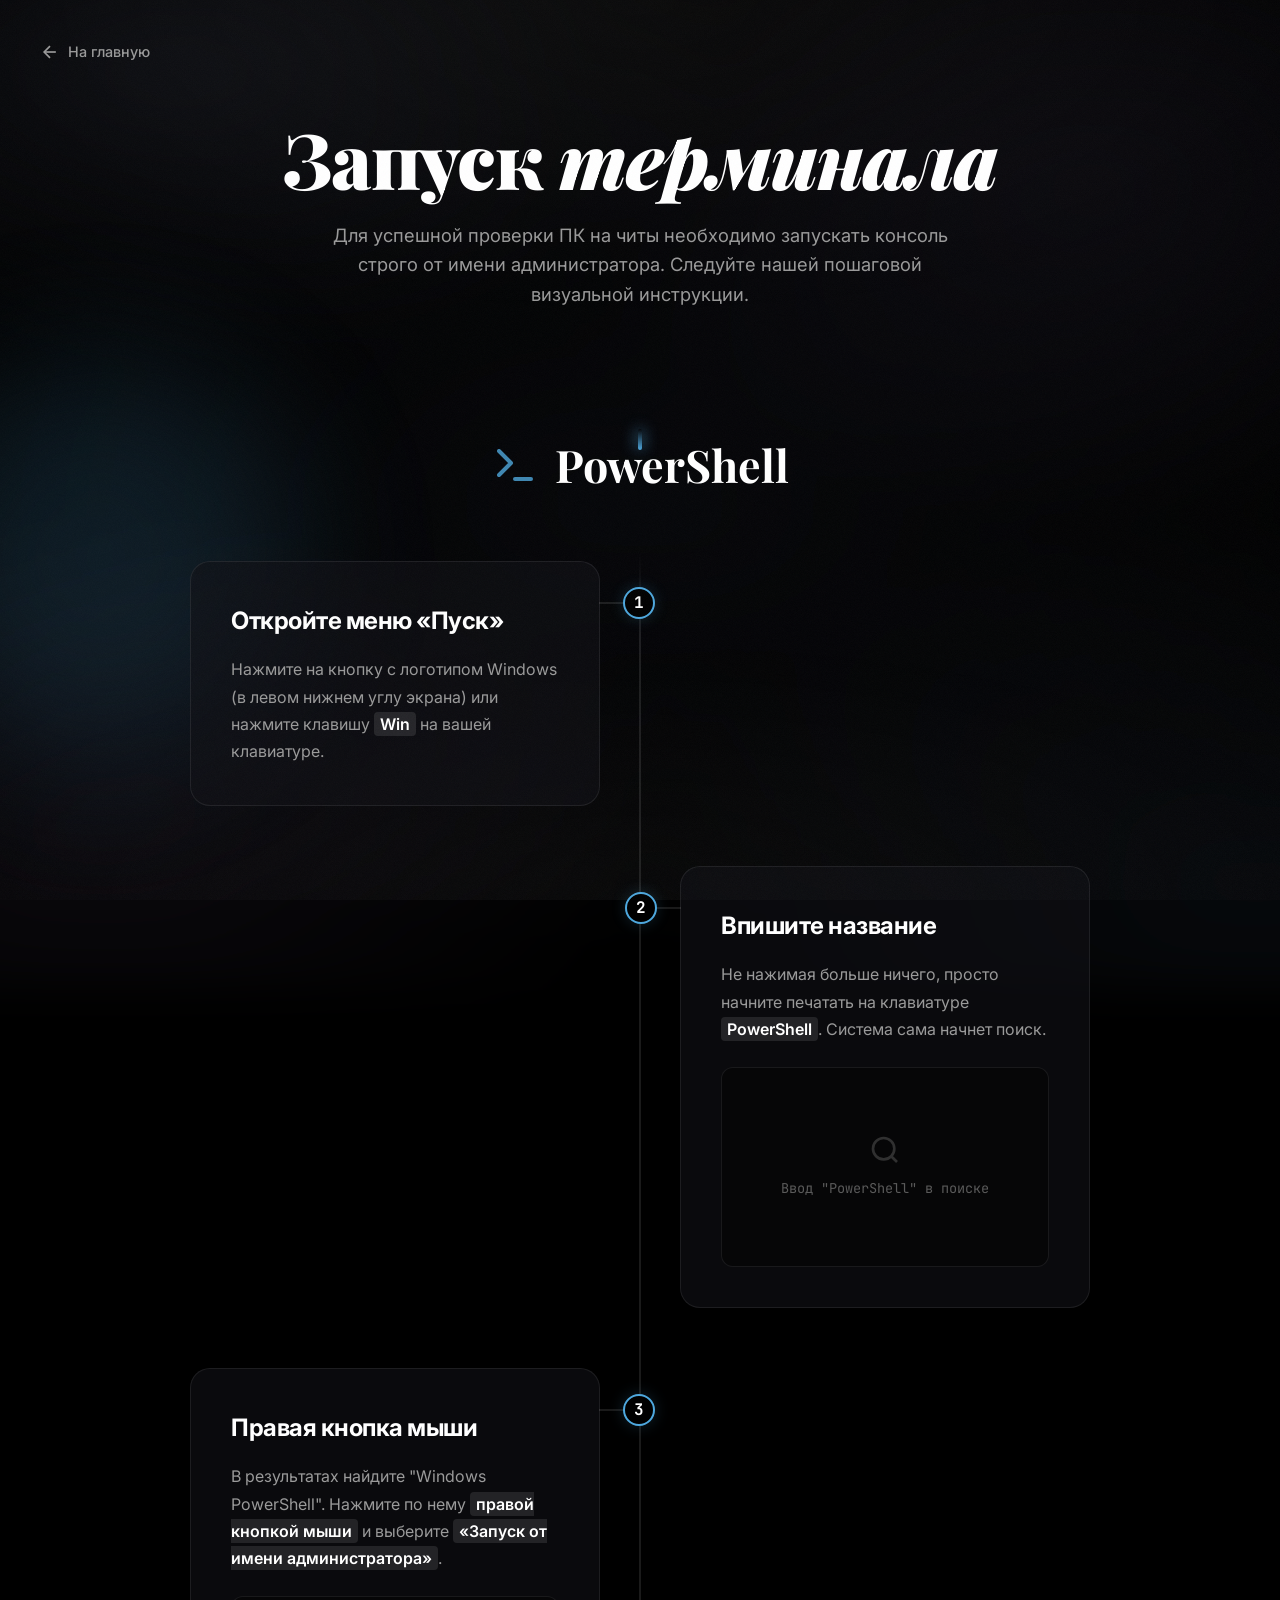
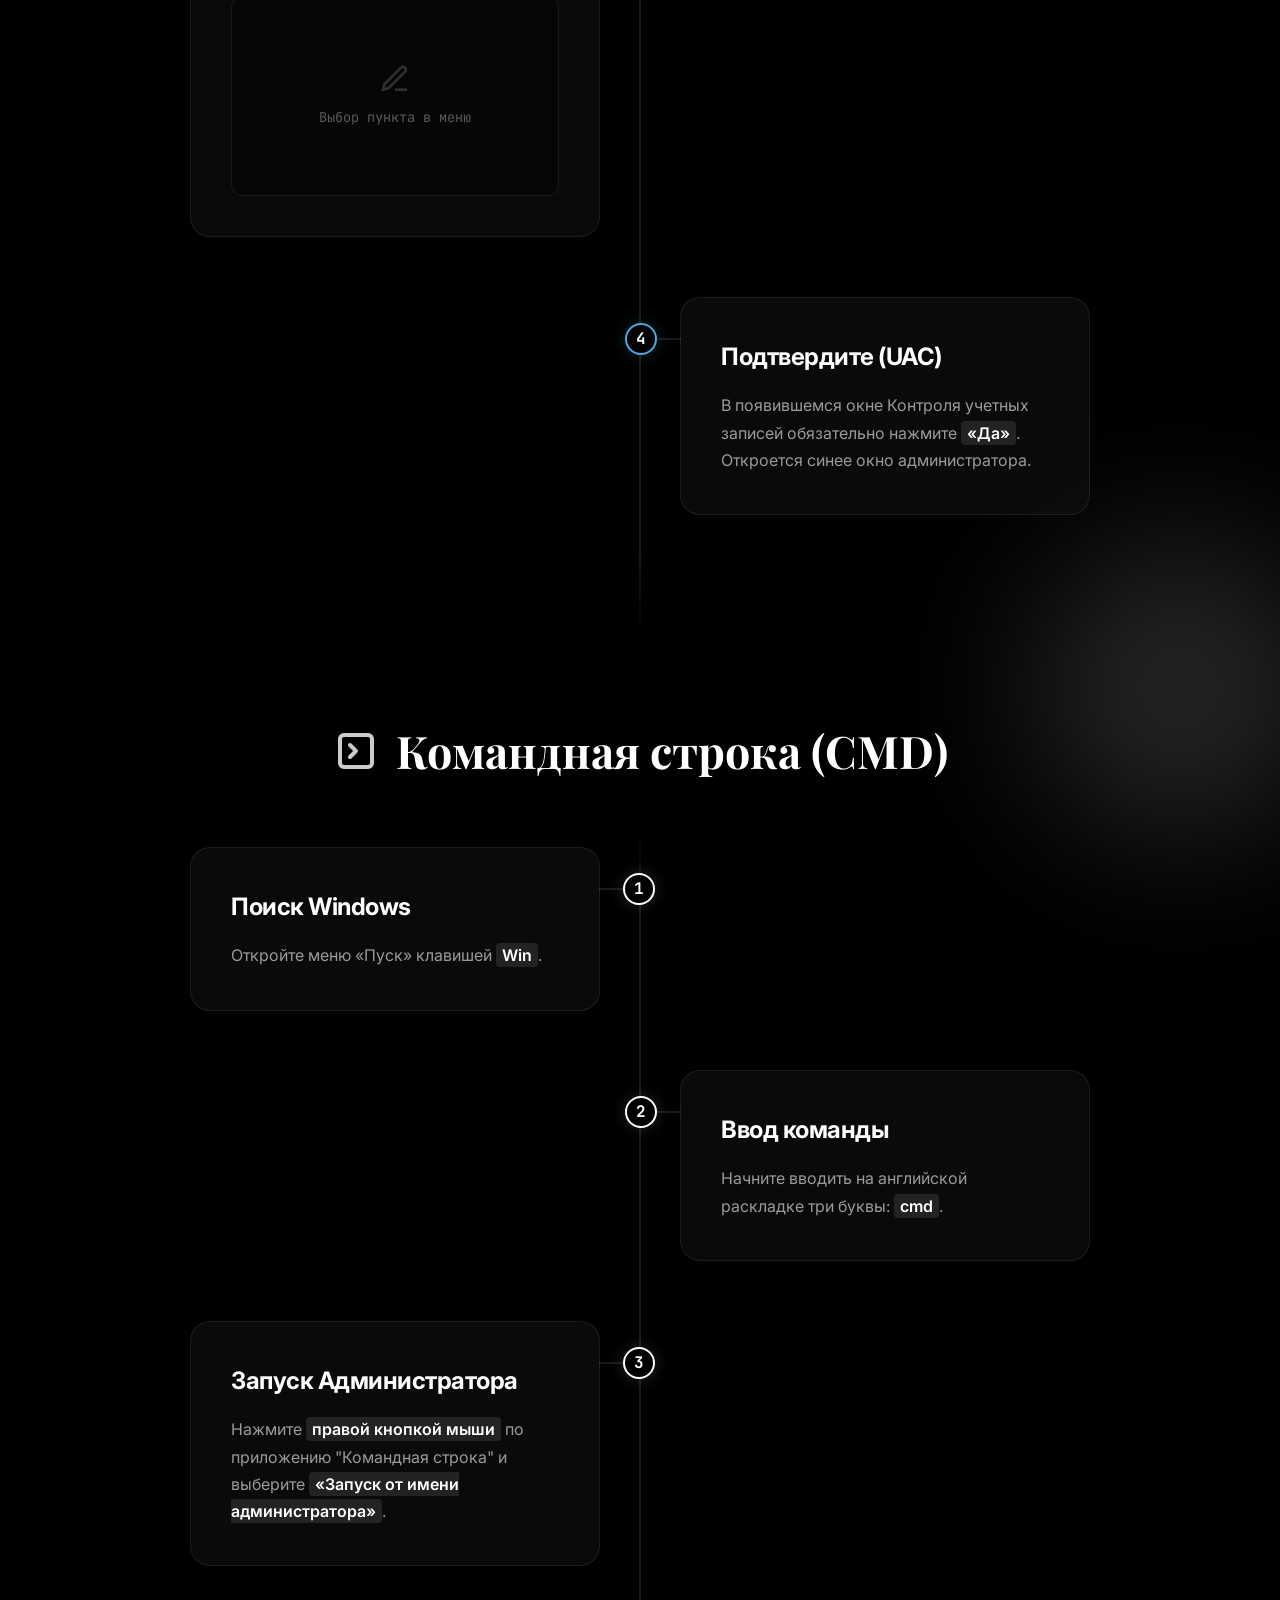
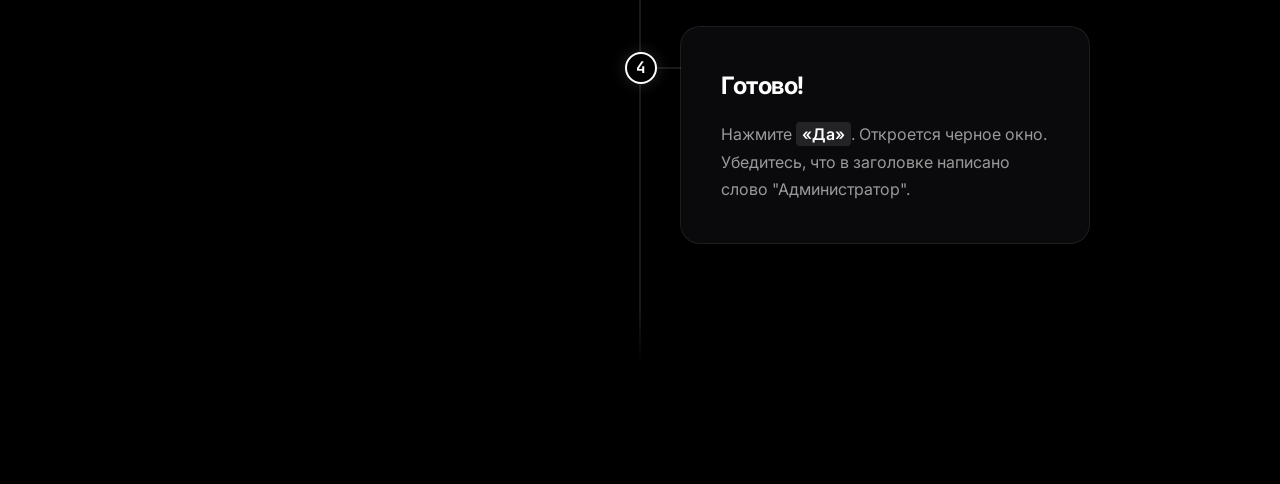
<file: tutorial.html>
<!DOCTYPE html>
<html lang="ru">
<head>
    <meta charset="UTF-8">
    <meta name="viewport" content="width=device-width, initial-scale=1.0">
    <title>Туториал — CheatGuard</title>
    <link rel="preconnect" href="https://fonts.googleapis.com">
    <link rel="preconnect" href="https://fonts.gstatic.com" crossorigin>
    <link href="https://fonts.googleapis.com/css2?family=Inter:wght@300;400;500;600;700&family=Playfair+Display:ital,wght@0,700;0,900;1,700;1,900&family=JetBrains+Mono:wght@400;500&display=swap" rel="stylesheet">
    <link rel="stylesheet" href="style.css">
    <style>
        body { overflow-x: hidden; }
        
        .tutorial-header { text-align: center; padding: 120px 24px 80px; position: relative; }
        .tutorial-title { font-family: var(--serif); font-size: clamp(3rem, 6vw, 5rem); font-weight: 900; margin-bottom: 24px; line-height: 1; letter-spacing: -1px; animation: fadeSlideDown 0.8s var(--ease) both; }
        .tutorial-desc { font-size: 1.15rem; color: var(--grey); max-width: 650px; margin: 0 auto; line-height: 1.6; animation: fadeSlideDown 0.8s var(--ease) 0.1s both; }
        .back-link { display: inline-flex; align-items: center; gap: 8px; color: var(--grey); text-decoration: none; font-size: 0.9rem; transition: color 0.3s, transform 0.3s; position: absolute; top: 40px; left: 40px; z-index: 10; font-weight: 500; }
        .back-link:hover { color: white; transform: translateX(-4px); }
        
        /* Floating background orbs for tutorial */
        .tut-orb { position: absolute; border-radius: 50%; filter: blur(80px); opacity: 0.15; z-index: -1; animation: floatOrb 10s ease-in-out infinite alternate; }
        .tut-orb-1 { width: 400px; height: 400px; background: #4ea8de; top: 10%; left: -100px; }
        .tut-orb-2 { width: 300px; height: 300px; background: #ffffff; top: 60%; right: -50px; animation-delay: -5s; }

        @keyframes fadeSlideDown {
            from { opacity: 0; transform: translateY(-30px); }
            to { opacity: 1; transform: translateY(0); }
        }
        @keyframes floatOrb {
            from { transform: translate(0, 0); }
            to { transform: translate(50px, 50px); }
        }
        @keyframes stepReveal {
            from { opacity: 0; transform: translateY(50px) scale(0.95); filter: blur(10px); }
            to { opacity: 1; transform: translateY(0) scale(1); filter: blur(0); }
        }
        
        .shell-section { margin-top: 40px; position: relative; padding-bottom: 60px; }
        .shell-section-title { 
            text-align: center; font-family: var(--serif); font-size: 2.8rem; margin-bottom: 60px; 
            display: flex; align-items: center; justify-content: center; gap: 16px;
        }
        .shell-icon-large { width: 48px; height: 48px; opacity: 0.8; }

        /* The central timeline */
        .timeline {
            position: absolute; top: 120px; bottom: 0; left: 50%; width: 2px;
            background: linear-gradient(to bottom, transparent, rgba(255,255,255,0.1) 5%, rgba(255,255,255,0.1) 95%, transparent);
            transform: translateX(-50%); z-index: 0;
        }
        /* A glowing dot that travels down the timeline based on scroll */
        .timeline-progress {
            position: absolute; top: 0; left: 50%; width: 4px; height: 0;
            background: linear-gradient(to bottom, transparent, var(--theme-color, white));
            transform: translateX(-50%);
            box-shadow: 0 0 15px var(--theme-color, white);
            border-radius: 4px;
            transition: height 0.1s;
        }

        .steps-container { position: relative; z-index: 1; max-width: 900px; margin: 0 auto; }
        
        .step-wrapper {
            display: flex; justify-content: flex-end; width: 100%; margin-bottom: 60px;
            opacity: 0; /* for IntersectionObserver */
        }
        .step-wrapper.left { justify-content: flex-start; }
        .step-wrapper.visible { animation: stepReveal 0.8s cubic-bezier(0.16, 1, 0.3, 1) forwards; }

        .step-card {
            width: calc(50% - 40px);
            background: var(--bg3); backdrop-filter: blur(16px); -webkit-backdrop-filter: blur(16px);
            border: 1px solid var(--border); border-radius: 20px;
            padding: 40px; position: relative;
            transition: transform 0.4s var(--ease), border-color 0.4s var(--ease), box-shadow 0.4s var(--ease);
            isolation: isolate;
        }
        .step-card::before {
            content: ''; position: absolute; inset: 0; border-radius: inherit;
            background: radial-gradient(800px circle at var(--mouse-x, 50%) var(--mouse-y, 50%), rgba(255,255,255,0.06), transparent 40%);
            z-index: -1; opacity: 0; transition: opacity 0.4s; pointer-events: none;
        }
        .step-card:hover { 
            transform: translateY(-8px); border-color: var(--border2); 
            box-shadow: 0 20px 40px rgba(0,0,0,0.5), 0 0 30px var(--theme-color-faded, transparent);
        }
        .step-card:hover::before { opacity: 1; }

        /* Connector from card to timeline */
        .step-connector {
            position: absolute; top: 40px; width: 40px; height: 2px;
            background: rgba(255,255,255,0.1);
        }
        .step-wrapper.left .step-connector { right: -40px; }
        .step-wrapper:not(.left) .step-connector { left: -40px; }
        
        .step-num {
            position: absolute; top: 25px;
            width: 32px; height: 32px; background: var(--bg); border: 2px solid var(--theme-color, white); color: white;
            border-radius: 50%; display: flex; align-items: center; justify-content: center;
            font-family: var(--mono); font-size: 1rem; font-weight: 700;
            box-shadow: 0 0 15px var(--theme-color-faded, transparent);
            z-index: 2; transition: transform 0.3s var(--ease), background 0.3s var(--ease);
        }
        /* Place number exactly on the timeline */
        .step-wrapper.left .step-num { right: -56px; }
        .step-wrapper:not(.left) .step-num { left: -56px; }
        
        .step-card:hover .step-num { transform: scale(1.2); background: var(--theme-color, white); color: black; }

        .step-title { font-size: 1.5rem; font-weight: 700; margin-bottom: 16px; color: white; letter-spacing: -0.5px; }
        .step-text { font-size: 1rem; color: var(--grey); line-height: 1.7; margin-bottom: 0; }
        .step-text strong { color: white; background: rgba(255,255,255,0.1); padding: 2px 6px; border-radius: 4px; font-weight: 600; }
        
        .step-img-placeholder {
            width: 100%; height: 200px; border-radius: 12px;
            background: rgba(0,0,0,0.4); border: 1px solid rgba(255,255,255,0.08);
            display: flex; align-items: center; justify-content: center; flex-direction: column; gap: 12px;
            color: var(--grey2); font-family: var(--mono); font-size: 0.85rem;
            margin-top: 24px; position: relative; overflow: hidden;
        }
        .step-img-placeholder::after {
            content: ''; position: absolute; inset: 0;
            background: linear-gradient(90deg, transparent, rgba(255,255,255,0.05), transparent);
            transform: translateX(-100%);
            animation: shimmer 3s infinite;
        }
        .step-img-icon { width: 32px; height: 32px; opacity: 0.5; }

        /* Specific theme colors */
        #powershell-section { --theme-color: #4ea8de; --theme-color-faded: rgba(78, 168, 222, 0.2); }
        #cmd-section { --theme-color: #ffffff; --theme-color-faded: rgba(255, 255, 255, 0.15); }

        @media (max-width: 900px) {
            .timeline, .timeline-progress, .step-connector { display: none; }
            .step-wrapper { justify-content: center !important; }
            .step-card { width: 100%; max-width: 600px; padding: 32px 24px 24px; margin-top: 20px; }
            .step-num { 
                top: -20px !important; left: 24px !important; right: auto !important; 
                width: 40px; height: 40px; font-size: 1.2rem; background: var(--theme-color, white); color: black;
            }
            .tutorial-title { font-size: 2.5rem; }
        }
    </style>
</head>
<body>
    <div class="noise"></div>
    <div class="tut-orb tut-orb-1"></div>
    <div class="tut-orb tut-orb-2"></div>

    <a href="index.html" class="back-link">
        <svg width="20" height="20" viewBox="0 0 24 24" fill="none" stroke="currentColor" stroke-width="2"><line x1="19" y1="12" x2="5" y2="12"></line><polyline points="12 19 5 12 12 5"></polyline></svg>
        На главную
    </a>

    <header class="tutorial-header">
        <h1 class="tutorial-title">Запуск <em>терминала</em></h1>
        <p class="tutorial-desc">Для успешной проверки ПК на читы необходимо запускать консоль строго от имени администратора. Следуйте нашей пошаговой визуальной инструкции.</p>
    </header>

    <div class="container">
        
        <!-- PowerShell -->
        <div class="shell-section" id="powershell-section">
            <h2 class="shell-section-title">
                <svg class="shell-icon-large" viewBox="0 0 24 24" fill="none" stroke="#4ea8de" stroke-width="2" stroke-linecap="round" stroke-linejoin="round"><polyline points="4 17 10 11 4 5"></polyline><line x1="12" y1="19" x2="20" y2="19"></line></svg>
                PowerShell
            </h2>
            
            <div class="timeline"></div>
            <div class="timeline-progress" id="ps-progress"></div>

            <div class="steps-container">
                <div class="step-wrapper left">
                    <div class="step-card">
                        <div class="step-connector"></div>
                        <div class="step-num">1</div>
                        <h3 class="step-title">Откройте меню «Пуск»</h3>
                        <p class="step-text">Нажмите на кнопку с логотипом Windows (в левом нижнем углу экрана) или нажмите клавишу <strong>Win</strong> на вашей клавиатуре.</p>
                    </div>
                </div>

                <div class="step-wrapper right">
                    <div class="step-card">
                        <div class="step-connector"></div>
                        <div class="step-num">2</div>
                        <h3 class="step-title">Впишите название</h3>
                        <p class="step-text">Не нажимая больше ничего, просто начните печатать на клавиатуре <strong>PowerShell</strong>. Система сама начнет поиск.</p>
                        <div class="step-img-placeholder">
                            <svg class="step-img-icon" viewBox="0 0 24 24" fill="none" stroke="currentColor" stroke-width="2"><circle cx="11" cy="11" r="8"></circle><line x1="21" y1="21" x2="16.65" y2="16.65"></line></svg>
                            Ввод "PowerShell" в поиске
                        </div>
                    </div>
                </div>

                <div class="step-wrapper left">
                    <div class="step-card">
                        <div class="step-connector"></div>
                        <div class="step-num">3</div>
                        <h3 class="step-title">Правая кнопка мыши</h3>
                        <p class="step-text">В результатах найдите "Windows PowerShell". Нажмите по нему <strong>правой кнопкой мыши</strong> и выберите <strong>«Запуск от имени администратора»</strong>.</p>
                        <div class="step-img-placeholder">
                            <svg class="step-img-icon" viewBox="0 0 24 24" fill="none" stroke="currentColor" stroke-width="2"><path d="M12 20h9"></path><path d="M16.5 3.5a2.121 2.121 0 0 1 3 3L7 19l-4 1 1-4L16.5 3.5z"></path></svg>
                            Выбор пункта в меню
                        </div>
                    </div>
                </div>

                <div class="step-wrapper right">
                    <div class="step-card">
                        <div class="step-connector"></div>
                        <div class="step-num">4</div>
                        <h3 class="step-title">Подтвердите (UAC)</h3>
                        <p class="step-text">В появившемся окне Контроля учетных записей обязательно нажмите <strong>«Да»</strong>. Откроется синее окно администратора.</p>
                    </div>
                </div>
            </div>
        </div>

        <!-- CMD -->
        <div class="shell-section" id="cmd-section" style="margin-bottom: 120px; margin-top: 80px;">
            <h2 class="shell-section-title">
                <svg class="shell-icon-large" viewBox="0 0 24 24" fill="none" stroke="#ffffff" stroke-width="2" stroke-linecap="round" stroke-linejoin="round"><rect x="4" y="4" width="16" height="16" rx="2" ry="2"></rect><polyline points="9 9 12 12 9 15"></polyline></svg>
                Командная строка (CMD)
            </h2>
            
            <div class="timeline"></div>
            <div class="timeline-progress" id="cmd-progress"></div>

            <div class="steps-container">
                <div class="step-wrapper left">
                    <div class="step-card">
                        <div class="step-connector"></div>
                        <div class="step-num">1</div>
                        <h3 class="step-title">Поиск Windows</h3>
                        <p class="step-text">Откройте меню «Пуск» клавишей <strong>Win</strong>.</p>
                    </div>
                </div>

                <div class="step-wrapper right">
                    <div class="step-card">
                        <div class="step-connector"></div>
                        <div class="step-num">2</div>
                        <h3 class="step-title">Ввод команды</h3>
                        <p class="step-text">Начните вводить на английской раскладке три буквы: <strong>cmd</strong>.</p>
                    </div>
                </div>

                <div class="step-wrapper left">
                    <div class="step-card">
                        <div class="step-connector"></div>
                        <div class="step-num">3</div>
                        <h3 class="step-title">Запуск Администратора</h3>
                        <p class="step-text">Нажмите <strong>правой кнопкой мыши</strong> по приложению "Командная строка" и выберите <strong>«Запуск от имени администратора»</strong>.</p>
                    </div>
                </div>

                <div class="step-wrapper right">
                    <div class="step-card">
                        <div class="step-connector"></div>
                        <div class="step-num">4</div>
                        <h3 class="step-title">Готово!</h3>
                        <p class="step-text">Нажмите <strong>«Да»</strong>. Откроется черное окно. Убедитесь, что в заголовке написано слово "Администратор".</p>
                    </div>
                </div>
            </div>
        </div>
    </div>

    <script>
        document.addEventListener('DOMContentLoaded', () => {
            // Reveal animations for steps
            const observer = new IntersectionObserver((entries) => {
                entries.forEach(entry => {
                    if (entry.isIntersecting) {
                        entry.target.classList.add('visible');
                    }
                });
            }, { threshold: 0.2, rootMargin: '0px 0px -100px 0px' });

            document.querySelectorAll('.step-wrapper').forEach(el => observer.observe(el));

            // Mouse tracking for card glow effect
            document.querySelectorAll('.step-card').forEach(card => {
                card.addEventListener('mousemove', e => {
                    const rect = card.getBoundingClientRect();
                    const x = e.clientX - rect.left;
                    const y = e.clientY - rect.top;
                    card.style.setProperty('--mouse-x', `${x}px`);
                    card.style.setProperty('--mouse-y', `${y}px`);
                });
            });

            // Timeline progress scroll effect
            function updateTimeline(sectionId, progressId) {
                const section = document.getElementById(sectionId);
                const progress = document.getElementById(progressId);
                if (!section || !progress) return;

                const rect = section.getBoundingClientRect();
                const windowHeight = window.innerHeight;
                
                // Calculate how much of the section has been scrolled past the middle of the screen
                const start = rect.top - (windowHeight / 2);
                const end = rect.bottom - (windowHeight / 2);
                const total = rect.height;
                
                let percentage = 0;
                if (start < 0) {
                    percentage = Math.min(100, Math.max(0, (Math.abs(start) / total) * 100));
                }
                
                progress.style.height = `${percentage}%`;
            }

            window.addEventListener('scroll', () => {
                updateTimeline('powershell-section', 'ps-progress');
                updateTimeline('cmd-section', 'cmd-progress');
            });
            // Initial call
            updateTimeline('powershell-section', 'ps-progress');
            updateTimeline('cmd-section', 'cmd-progress');
        });
    </script>
</body>
</html>
</file>
<file: style.css>
/* ============================================================
   RESET & BASE
   ============================================================ */
*, *::before, *::after { box-sizing: border-box; margin: 0; padding: 0; }

:root {
    --bg: #000000;
    --bg2: rgba(12,12,14,0.55);
    --bg3: rgba(18,18,22,0.6);
    --surface: rgba(26,26,30,0.7);
    --border: rgba(255,255,255,0.08);
    --border2: rgba(255,255,255,0.18);
    --white: #ffffff;
    --grey: #9a9a9a;
    --grey2: #5a5a5a;
    --accent: #ffffff;
    --mono: 'JetBrains Mono', monospace;
    --serif: 'Playfair Display', serif;
    --sans: 'Inter', sans-serif;
    --nav-h: 72px;

    /* --- Motion tokens ---
       micro  : hovers, icons, focus rings
       state  : buttons, cards, dropdowns, toggles
       section: reveals, section entrances, big transitions */
    --dur-micro: 140ms;
    --dur-state: 280ms;
    --dur-section: 560ms;
    --ease: cubic-bezier(0.25, 0.46, 0.45, 0.94);
    --ease-spring: cubic-bezier(0.34, 1.56, 0.64, 1);
    --ease-out-expo: cubic-bezier(0.16, 1, 0.3, 1);
    --ease-soft: cubic-bezier(0.45, 0, 0.15, 1);
    --ease-bounce: cubic-bezier(0.68, -0.6, 0.32, 1.6);
    --ease-pop: cubic-bezier(0.22, 1.9, 0.36, 1);

    /* --- Shape & elevation tokens --- */
    --radius-sm: 8px;
    --radius-md: 14px;
    --radius-lg: 20px;
    --radius-pill: 999px;
    --shadow-lift: 0 18px 50px rgba(0, 0, 0, 0.45);

    /* --- Organic / "living substance" tokens ---
       Единая метафора: тёмная атмосфера + живой дым + желейная органика.
       Все параметры стиля (углы, easing желе, глов, дым) собраны здесь. */
    --jelly-dx: 52px;                /* диагональный сдвиг toast по X (усилен) */
    --jelly-dy: 66px;                /* диагональный сдвиг toast по Y (усилен) */
    --jelly-in-dur: 560ms;           /* появление: 780 → 560 (−28%) */
    --jelly-out-dur: 340ms;          /* втягивание: 460 → 340 (−26%) */
    --glow-size: 280px;              /* диаметр cursor-glow (420 / 1.5) */
    --glow-blur: 1.5px;              /* blur глова (2 / ~1.5) */
    --glow-core-alpha: 0.14;         /* ядро ярче: компенсация меньшего размера */

    /* --- Chrome text (задача 5) ---
       Единственный "спокойный" элемент интерфейса: медленная волна металла.
       НЕ ускорять вместе с остальными анимациями. */
    --chrome-dur: 4.5s;
    --chrome-grad: linear-gradient(110deg,
        #63676e 0%, #f2f4f8 16%, #b7bcc5 30%, #ffffff 45%,
        #83878f 60%, #e6e8ed 78%, #63676e 100%);

    /* --- Word reveal (задача 8) --- */
    --word-stagger: 50ms;            /* задержка между словами */
    --word-blur: 6px;                /* стартовый blur */
}

html { scroll-behavior: smooth; -webkit-font-smoothing: antialiased; }

body {
    font-family: var(--sans);
    background: #000000;
    color: var(--white);
    overflow-x: hidden;
    line-height: 1.6;
    position: relative;
}

/* ============================================================
   AURORA BACKGROUND (systemdlc-style)
   ============================================================ */
body::before {
    content: '';
    position: fixed;
    inset: -10%;
    z-index: -2;
    pointer-events: none;
    background:
        radial-gradient(ellipse 60% 45% at 20% 15%, rgba(120,130,160,0.10), transparent 60%),
        radial-gradient(ellipse 55% 50% at 80% 25%, rgba(110,100,140,0.09), transparent 65%),
        radial-gradient(ellipse 70% 60% at 50% 55%, rgba(80,90,120,0.07), transparent 70%),
        radial-gradient(ellipse 55% 45% at 15% 85%, rgba(140,120,160,0.08), transparent 65%),
        radial-gradient(ellipse 60% 55% at 90% 90%, rgba(90,110,140,0.08), transparent 65%);
    filter: blur(20px) saturate(140%);
    animation: auroraDrift 16s ease-in-out infinite alternate;
}

body::after {
    content: '';
    position: fixed;
    inset: 0;
    z-index: -1;
    pointer-events: none;
    background:
        radial-gradient(ellipse 100% 60% at 50% 0%, rgba(255,255,255,0.04), transparent 60%),
        radial-gradient(ellipse 100% 50% at 50% 100%, rgba(255,255,255,0.03), transparent 60%);
}

@keyframes auroraDrift {
    0%   { transform: translate3d(0, 0, 0) scale(1) rotate(0deg); }
    20%  { transform: translate3d(-4%, 3%, 0) scale(1.09) rotate(-1.5deg); }
    40%  { transform: translate3d(3.5%, -2.5%, 0) scale(1.04) rotate(1deg); }
    60%  { transform: translate3d(-2.5%, -3.5%, 0) scale(1.12) rotate(-0.8deg); }
    80%  { transform: translate3d(4%, 2%, 0) scale(1.03) rotate(1.6deg); }
    100% { transform: translate3d(-2%, 4%, 0) scale(1.14) rotate(-1deg); }
}

a { color: inherit; text-decoration: none; }
button { font-family: inherit; }
ul { list-style: none; }

/* ============================================================
   NOISE TEXTURE
   ============================================================ */
.noise {
    position: fixed; inset: 0; z-index: 999;
    pointer-events: none;
    opacity: 0.035;
    background-image: url("data:image/svg+xml,%3Csvg viewBox='0 0 256 256' xmlns='http://www.w3.org/2000/svg'%3E%3Cfilter id='noise'%3E%3CfeTurbulence type='fractalNoise' baseFrequency='0.9' numOctaves='4' stitchTiles='stitch'/%3E%3C/filter%3E%3Crect width='100%25' height='100%25' filter='url(%23noise)'/%3E%3C/svg%3E");
    background-size: 180px;
}

/* ============================================================
   CURSOR GLOW
   ============================================================ */
/* Уменьшен ровно в 1.5 раза: 420px → 280px, blur 2px → 1.5px.
   Все параметры градиента остаются в процентах (масштабируются сами),
   ядро чуть ярче (0.10 → 0.14), чтобы меньший глов не потерялся. */
.cursor-glow {
    position: fixed;
    width: var(--glow-size); height: var(--glow-size);
    border-radius: 50%;
    background: radial-gradient(circle, rgba(160, 180, 220, var(--glow-core-alpha)) 0%, rgba(160,180,220,0.055) 35%, transparent 70%);
    pointer-events: none;
    transform: translate(-50%, -50%) scale(1);
    transition: transform 0.09s linear;
    z-index: 0;
    mix-blend-mode: screen;
    filter: blur(var(--glow-blur));
    animation: glowBreathe 3.2s ease-in-out infinite;
}
@keyframes glowBreathe {
    0%, 100% { filter: blur(var(--glow-blur)) brightness(1); }
    50% { filter: blur(calc(var(--glow-blur) + 1px)) brightness(1.35); }
}

/* ============================================================
   PARTICLES
   ============================================================ */
#particlesCanvas {
    position: fixed; inset: 0;
    pointer-events: none;
    z-index: 0;
}

/* ============================================================
   SCROLL PROGRESS BAR
   ============================================================ */
.scroll-progress {
    position: fixed; top: 0; left: 0; right: 0;
    height: 2px;
    z-index: 1200;
    background: linear-gradient(90deg, rgba(255,255,255,0.95), rgba(170,185,220,0.85));
    transform-origin: left center;
    transform: scaleX(0);
    pointer-events: none;
    box-shadow: 0 0 12px rgba(255,255,255,0.25);
}

/* ============================================================
   NAVBAR
   ============================================================ */
.navbar {
    position: fixed; top: 0; left: 0; right: 0;
    height: var(--nav-h);
    z-index: 1000;
    transition: background 0.4s var(--ease), border-color 0.4s var(--ease);
    border-bottom: 1px solid transparent;
}
.navbar.scrolled {
    background: rgba(0,0,0,0.85);
    backdrop-filter: blur(20px);
    border-color: var(--border);
}

.nav-inner {
    max-width: 1200px; margin: 0 auto;
    height: 100%;
    display: flex; align-items: center; justify-content: space-between;
    padding: 0 32px;
}

/* Brand */
.brand {
    display: flex; align-items: center; gap: 10px;
    font-size: 1.15rem; font-weight: 600; letter-spacing: -0.3px;
    transition: opacity 0.3s var(--ease);
}
.brand:hover { opacity: 0.7; }
.brand-mark {
    display: inline-flex; align-items: center; justify-content: center;
    width: 30px; height: 30px;
    border: 1px solid rgba(255,255,255,0.16);
    border-radius: 8px;
    background: rgba(255,255,255,0.05);
    color: rgba(255,255,255,0.9);
    transition: border-color 0.3s var(--ease), background 0.3s var(--ease);
}
.brand:hover .brand-mark { border-color: rgba(255,255,255,0.35); background: rgba(255,255,255,0.09); }
.brand-name em { font-style: italic; font-family: var(--serif); }

@keyframes twinkle {
    0%, 100% { opacity: 0.7; transform: scale(1); }
    50% { opacity: 1; transform: scale(1.3); }
}

/* Nav menu — минимализм (задача 9, вариант А "тонкий бар"):
   uppercase-микротипографика, широкий трекинг, лёгкий вес,
   больше воздуха между пунктами. */
.nav-menu {
    display: flex; align-items: center; gap: clamp(26px, 3.4vw, 44px);
}
.nav-link {
    font-size: 0.72rem; font-weight: 450;
    letter-spacing: 2.2px; text-transform: uppercase;
    color: var(--grey);
    transition: color 0.25s var(--ease);
    position: relative;
    padding: 4px 0;
}
.nav-link::after {
    content: '';
    position: absolute; bottom: -2px; left: 0;
    width: 0; height: 1px;
    background: white;
    transition: width 0.3s var(--ease);
}
/* Scan-line (задача 11): при hover по пункту проходит тонкая
   диагональная светящаяся полоса — "система сканирует пункт".
   Монохром, premium: никакой "матрицы". */
.nav-link::before {
    content: '';
    position: absolute; top: -4px; bottom: -4px;
    left: -8px; width: 1px;
    background: linear-gradient(to bottom, transparent, rgba(255,255,255,0.9), transparent);
    box-shadow: 0 0 10px rgba(255,255,255,0.5);
    opacity: 0;
    transform: skewX(-18deg);
    pointer-events: none;
}
.nav-link:hover::before {
    animation: navScan 0.4s var(--ease-out-expo);
}
@keyframes navScan {
    0%   { opacity: 0; left: -8px; }
    15%  { opacity: 1; }
    85%  { opacity: 1; }
    100% { opacity: 0; left: calc(100% + 8px); }
}
/* Глитч RGB-split на 1px в момент "сканирования" — едва заметный */
.nav-link:hover {
    color: white;
    animation: navGlitch 0.45s steps(2, jump-none), navPop 0.45s var(--ease-pop);
}
@keyframes navGlitch {
    0%, 100% { text-shadow: none; }
    20% { text-shadow: 1.5px 0 rgba(120,180,255,0.45), -1.5px 0 rgba(255,120,140,0.4); }
    40% { text-shadow: -1.5px 0 rgba(120,180,255,0.38), 1.5px 0 rgba(255,120,140,0.32); }
    60% { text-shadow: 1px 0 rgba(120,180,255,0.24), -1px 0 rgba(255,120,140,0.2); }
    80% { text-shadow: none; }
}
@keyframes navPop {
    0% { transform: translateY(0) scale(1); }
    40% { transform: translateY(-3px) scale(1.06); }
    100% { transform: translateY(0) scale(1); }
}
.nav-link:hover::after { width: 100%; }
.nav-link.active { color: white; }
.nav-link.active::after { width: 100%; }

/* Скан бренда при загрузке страницы — один проход линии по логотипу */
.brand { position: relative; overflow: visible; }
.brand::before {
    content: '';
    position: absolute; top: -6px; bottom: -6px;
    left: 0; width: 2px;
    background: linear-gradient(to bottom, transparent, rgba(255,255,255,0.85), transparent);
    box-shadow: 0 0 14px rgba(255,255,255,0.45);
    opacity: 0;
    transform: skewX(-18deg);
    pointer-events: none;
    animation: brandScan 1.1s var(--ease-out-expo) 0.9s;
}
@keyframes brandScan {
    0%   { opacity: 0; left: 0; }
    12%  { opacity: 1; }
    88%  { opacity: 1; }
    100% { opacity: 0; left: 100%; }
}

/* Nav right */
.nav-right { display: flex; align-items: center; gap: 16px; }

/* Language switcher */
.lang-switcher { position: relative; }
.lang-current {
    display: flex; align-items: center; gap: 6px;
    font-size: 0.8rem; font-weight: 600;
    color: var(--grey);
    background: transparent;
    border: 1px solid var(--border);
    padding: 6px 12px; border-radius: 6px;
    transition: all 0.25s var(--ease);
    letter-spacing: 0.5px;
}
.lang-current:hover { border-color: var(--border2); color: white; }
/* Раскрытие по тому же диагонально-желейному принципу, что и toast:
   меню "выныривает" из-под кнопки (сверху-справа → вниз-влево),
   объём сохраняется (scaleX/scaleY в противофазе), 3 фазы затухания. */
.lang-dropdown {
    position: absolute; top: calc(100% + 8px); right: 0;
    background: var(--surface);
    backdrop-filter: blur(16px);
    -webkit-backdrop-filter: blur(16px);
    border: 1px solid var(--border2);
    border-radius: 12px;
    padding: 6px;
    display: flex; flex-direction: column; gap: 2px;
    min-width: 150px;
    opacity: 0; visibility: hidden;
    transform-origin: 85% -10%; /* желе растёт из точки кнопки */
    transform: translate(10px, -14px) skew(-6deg, -3deg) scale(0.6, 1.15);
    box-shadow: 0 20px 40px rgba(0,0,0,0.6);
    transition: visibility 0s 0.2s, opacity 0.15s var(--ease);
    pointer-events: none;
}
.lang-switcher.open .lang-dropdown {
    visibility: visible;
    opacity: 1;
    pointer-events: auto;
    transition: none;
    animation: langJellyIn 0.42s linear both;
}
@keyframes langJellyIn {
    0%   { opacity: 0; transform: translate(16px, -22px) skew(-10deg, -5deg) scale(0.48, 1.32); border-radius: 26px 6px 30px 6px; }
    30%  { opacity: 1; transform: translate(-7px, 8px) skew(5.5deg, 2.8deg) scale(1.16, 0.78); border-radius: 6px 22px 6px 22px; }
    55%  { transform: translate(3px, -4px) skew(-3deg, -1.5deg) scale(0.93, 1.09); border-radius: 18px 8px 20px 8px; }
    78%  { transform: translate(-1px, 1.5px) skew(1.2deg, 0.6deg) scale(1.03, 0.97); border-radius: 10px 14px 10px 14px; }
    100% { opacity: 1; transform: translate(0, 0) skew(0, 0) scale(1, 1); border-radius: 12px; }
}
.lang-opt {
    display: flex; align-items: center; gap: 9px;
    font-size: 0.85rem; color: var(--grey);
    background: transparent; border: none;
    padding: 8px 12px; border-radius: 6px;
    transition: background 0.2s var(--ease), color 0.2s var(--ease);
    text-align: left;
}
/* Stagger пунктов: каждый язык выныривает чуть позже предыдущего */
.lang-switcher.open .lang-opt {
    animation: langOptIn 0.38s var(--ease-out-expo) both;
    animation-delay: calc(0.06s + var(--li, 0) * 0.055s);
}
.lang-opt:nth-child(1) { --li: 0; }
.lang-opt:nth-child(2) { --li: 1; }
.lang-opt:nth-child(3) { --li: 2; }
.lang-opt:nth-child(4) { --li: 3; }
@keyframes langOptIn {
    from { opacity: 0; transform: translate(8px, -8px); filter: blur(3px); }
    to   { opacity: 1; transform: translate(0, 0); filter: blur(0); }
}
.lang-opt:hover, .lang-opt.active {
    background: rgba(255,255,255,0.06); color: white;
}

/* SVG-флаги (fix задачи 7в): emoji-флаги на Windows рендерятся как
   буквенные коды "PL"/"RU" — нет нативного emoji-шрифта с флагами.
   Инлайн-SVG рендерится одинаково на всех ОС. */
.lang-flag {
    display: inline-flex;
    width: 18px; height: 13px;
    border-radius: 2.5px;
    overflow: hidden;
    flex-shrink: 0;
    box-shadow: 0 0 0 1px rgba(255,255,255,0.12);
}
.lang-flag svg { width: 100%; height: 100%; display: block; }

/* Burger */
.burger {
    display: none;
    flex-direction: column; justify-content: space-between;
    width: 24px; height: 16px;
    background: transparent; border: none;
}
.burger span {
    width: 100%; height: 1.5px;
    background: white; border-radius: 2px;
    transition: all 0.3s var(--ease);
    display: block;
}
.burger.active span:nth-child(1) { transform: translateY(7px) rotate(45deg); }
.burger.active span:nth-child(2) { opacity: 0; }
.burger.active span:nth-child(3) { transform: translateY(-7px) rotate(-45deg); }

/* ============================================================
   HERO
   ============================================================ */
.hero {
    position: relative;
    min-height: 100vh;
    display: flex; align-items: center; justify-content: center;
    overflow: hidden;
    z-index: 1;
}

.hero-center {
    text-align: center;
    position: relative; z-index: 2;
    padding: calc(var(--nav-h) + 86px) 24px 80px;
    display: flex; flex-direction: column; align-items: center;
    width: min(100%, 980px);
}

/* ============================================================
   CHROME TEXT (задача 5) — медленное металлическое переливание.
   Применимо к ЛЮБОМУ тексту: <span class="chrome-text">…</span>.
   Техника: многостопный градиент шире текста (250%) + анимация
   background-position. Псевдоэлемент ::after повторяет текст
   (attr data-text) со сдвинутой фазой и blur(1.5px) — размытый
   двойник имитирует рассеянное отражение, металл не плоский.
   ============================================================ */
.chrome-text {
    position: relative;
    display: inline-block;
    background: var(--chrome-grad);
    background-size: 250% 100%;
    -webkit-background-clip: text;
    -webkit-text-fill-color: transparent;
    background-clip: text;
    animation: chromeFlow var(--chrome-dur) ease-in-out infinite;
}
.chrome-text::after {
    content: attr(data-text);
    position: absolute; inset: 0;
    background: var(--chrome-grad);
    background-size: 250% 100%;
    -webkit-background-clip: text;
    -webkit-text-fill-color: transparent;
    background-clip: text;
    filter: blur(1.5px);
    opacity: 0.45;
    animation: chromeFlow var(--chrome-dur) ease-in-out infinite;
    animation-delay: calc(var(--chrome-dur) * -0.12); /* сдвиг фазы отражения */
    pointer-events: none;
}
@keyframes chromeFlow {
    0%   { background-position: 0% 50%; }
    50%  { background-position: 100% 50%; }
    100% { background-position: 0% 50%; }
}

/* Shimmer text effect */
.hero-title-line {
    background: var(--chrome-grad);
    background-size: 250% 100%;
    -webkit-background-clip: text;
    -webkit-text-fill-color: transparent;
    background-clip: text;
    animation: slideUp 0.8s var(--ease) 0.15s both, chromeFlow var(--chrome-dur) ease-in-out infinite 1.2s;
}
@keyframes shimmer {
    0%, 100% { background-position: 0% 50%; }
    50% { background-position: 100% 50%; }
}

/* Hero title */
.hero-title {
    font-family: var(--serif);
    font-size: clamp(3rem, 8vw, 7rem);
    font-weight: 900;
    line-height: 1;
    letter-spacing: -2px;
    margin-bottom: 32px;
    display: flex; flex-direction: column; align-items: center; gap: 4px;
    overflow: hidden;
}
.hero-title-line {
    display: block;
    animation: slideUp 0.8s var(--ease) 0.15s both;
}
.hero-title-line:nth-child(2) { animation-delay: 0.28s; }
.hero-title .italic { font-style: italic; }

@keyframes slideUp {
    from { transform: translateY(100%); opacity: 0; }
    to { transform: translateY(0); opacity: 1; }
}

/* Word-by-word masked reveal (applied via JS split).
   background-clip: text cannot paint through transformed children,
   so when split we move the gradient onto each word span. */
.hero-title.split .hero-title-line {
    background: none;
    animation: none;
}
.hero-word {
    display: inline-block;
    overflow: hidden;
    vertical-align: bottom;
    /* Generous padding so serif italic descenders and overhangs are not clipped */
    padding: 0.08em 0.14em 0.26em;
    margin: -0.08em -0.14em -0.26em;
}
.hero-word-inner {
    display: inline-block;
    transform: translateY(115%) rotate(4deg);
    transform-origin: left bottom;
    /* Появление быстрое (в тон желе), переливание — медленный хром */
    animation: wordRise 0.85s var(--ease-out-expo) both, chromeFlow var(--chrome-dur) ease-in-out infinite;
    animation-delay: var(--wd, 0.15s), 1.6s;
    will-change: transform;
    background: var(--chrome-grad);
    background-size: 250% 100%;
    -webkit-background-clip: text;
    -webkit-text-fill-color: transparent;
    background-clip: text;
}
@keyframes wordRise {
    to { transform: translateY(0) rotate(0deg); }
}

/* Hero desc */
.hero-desc {
    font-size: 1rem;
    color: var(--grey);
    max-width: 620px;
    margin-bottom: 28px;
    animation: fadeIn 1s var(--ease) 0.45s both;
}

/* CTA button */
.hero-actions {
    display: flex; align-items: center; justify-content: center;
    gap: 12px; flex-wrap: wrap;
    margin-bottom: 28px;
    animation: fadeIn 1s var(--ease) 0.5s both;
}
.cta-btn {
    display: inline-flex; align-items: center; gap: 10px;
    padding: 14px 28px;
    background: transparent;
    border: 1px solid rgba(255,255,255,0.3);
    border-radius: 50px;
    font-size: 0.9rem; font-weight: 500;
    color: white;
    transition:
        border-color var(--dur-state) var(--ease),
        background var(--dur-state) var(--ease),
        color var(--dur-state) var(--ease),
        box-shadow var(--dur-state) var(--ease),
        transform 0.35s var(--ease-spring);
    position: relative; overflow: hidden;
    will-change: transform;
}
.cta-btn::before {
    content: '';
    position: absolute; inset: 0;
    background: rgba(255,255,255,0.08);
    transform: scaleX(0); transform-origin: left;
    transition: transform 0.3s var(--ease);
}
.cta-btn:hover::before { transform: scaleX(1); }
.cta-btn:hover {
    border-color: rgba(255,255,255,0.6);
    transform: translateY(-3px) scale(1.035);
    box-shadow: 0 14px 34px rgba(255,255,255,0.1);
}
.cta-primary {
    background: rgba(255,255,255,0.92);
    color: #050506;
    border-color: rgba(255,255,255,0.92);
    box-shadow: 0 18px 45px rgba(255,255,255,0.08);
}
.cta-primary::before { background: rgba(0,0,0,0.08); }
.cta-secondary {
    background: rgba(16,18,24,0.54);
    border-color: rgba(255,255,255,0.14);
    color: rgba(255,255,255,0.78);
}
.cta-btn svg { transition: transform 0.3s var(--ease); flex-shrink: 0; }
.cta-btn:hover svg { transform: translateX(4px); }

/* Желейный отклик при нажатии — в тон анимации уведомлений:
   объём сохраняется (scaleX и scaleY в противофазе), затухающее колебание */
.cta-btn:active { animation: jellyPress 0.5s linear; }
.cmd-code-wrap:active { animation: jellyPress 0.5s linear; }
@keyframes jellyPress {
    0%   { transform: scale(1, 1); }
    28%  { transform: scale(0.94, 1.05); }
    52%  { transform: scale(1.04, 0.955); }
    74%  { transform: scale(0.985, 1.015); }
    100% { transform: scale(1, 1); }
}

@keyframes spin { to { transform: rotate(360deg); } }

/* Hero badge — official kicker above the title */
.hero-badge {
    display: inline-flex; align-items: center; gap: 8px;
    padding: 8px 18px;
    margin-bottom: 28px;
    border: 1px solid rgba(255,255,255,0.14);
    border-radius: 999px;
    background: rgba(255,255,255,0.04);
    backdrop-filter: blur(12px);
    -webkit-backdrop-filter: blur(12px);
    font-size: 0.78rem; font-weight: 600;
    letter-spacing: 1.2px; text-transform: uppercase;
    color: rgba(255,255,255,0.75);
    animation: fadeUp 0.8s var(--ease-out-expo) both, badgePulse 3s ease-in-out 1.2s infinite;
    position: relative;
    overflow: hidden;
}
.hero-badge::after {
    content: '';
    position: absolute; inset: 0;
    background: linear-gradient(105deg, transparent 40%, rgba(255,255,255,0.16) 50%, transparent 60%);
    transform: translateX(-100%);
    animation: badgeSheen 3s var(--ease) 1s infinite;
}
@keyframes badgeSheen {
    0% { transform: translateX(-100%); }
    35%, 100% { transform: translateX(100%); }
}
@keyframes badgePulse {
    0%, 100% { box-shadow: 0 0 0 rgba(255,255,255,0); border-color: rgba(255,255,255,0.14); }
    50% { box-shadow: 0 0 22px rgba(255,255,255,0.1); border-color: rgba(255,255,255,0.28); }
}
.hero-badge svg { color: rgba(255,255,255,0.85); flex-shrink: 0; }

/* Hero coverage chips */
.hero-chips {
    display: flex; align-items: center; justify-content: center;
    gap: 10px; flex-wrap: wrap;
    margin-top: 4px;
}
.hero-chip {
    display: inline-flex; align-items: center; gap: 7px;
    padding: 7px 14px;
    border: 1px solid rgba(255,255,255,0.10);
    border-radius: 999px;
    background: rgba(255,255,255,0.03);
    font-size: 0.78rem; font-weight: 500;
    color: rgba(255,255,255,0.68);
    transition: border-color 0.3s var(--ease), color 0.3s var(--ease), background 0.3s var(--ease), transform 0.3s var(--ease);
    animation: fadeUp 0.7s var(--ease-out-expo) both;
    animation-delay: calc(0.7s + var(--c, 0) * 0.09s);
}
.hero-chip:hover {
    border-color: rgba(255,255,255,0.35);
    color: white;
    background: rgba(255,255,255,0.08);
    transform: translateY(-4px) scale(1.06);
    box-shadow: 0 10px 24px rgba(0,0,0,0.35);
}
.hero-chip svg { color: rgba(255,255,255,0.5); flex-shrink: 0; }
.hero-chip:hover svg { color: rgba(255,255,255,0.9); }

@keyframes fadeUp {
    from { opacity: 0; transform: translateY(16px); }
    to { opacity: 1; transform: translateY(0); }
}

/* Scroll hint */
.hero-scroll-hint {
    margin-top: 60px;
    display: flex; justify-content: center;
    animation: fadeIn 1s 1s both;
}
.scroll-line {
    width: 1px; height: 60px;
    background: linear-gradient(to bottom, transparent, rgba(255,255,255,0.4));
    animation: scrollPulse 1.4s ease-in-out infinite;
}
@keyframes scrollPulse {
    0%, 100% { opacity: 0.35; transform: scaleY(0.85) translateY(0); }
    50% { opacity: 1; transform: scaleY(1.3) translateY(4px); }
}

/* Hero orb */
.hero-orb {
    position: absolute;
    width: 600px; height: 600px;
    border-radius: 50%;
    background: radial-gradient(circle, rgba(255,255,255,0.03) 0%, transparent 70%);
    top: 50%; left: 50%;
    transform: translate(-50%, -50%);
    animation: orbPulse 4s ease-in-out infinite;
    pointer-events: none;
}
@keyframes orbPulse {
    0%, 100% { transform: translate(-50%, -50%) scale(1) rotate(0deg); opacity: 0.45; }
    50% { transform: translate(-50%, -50%) scale(1.32) rotate(8deg); opacity: 1; }
}

/* ============================================================
   HERO RADAR — анимация "screenshare-проверка на читы".
   Метафора: система непрерывно сканирует. Вращающийся луч
   (conic-gradient), концентрические кольца, сетка прицела и
   "блипы"-цели: обычные (белые) вспыхивают при проходе луча,
   угрозы (красные) пульсируют и помечаются кольцом захвата.
   Монохром + один красный акцент. Чистый CSS, только
   transform/opacity — без нагрузки на layout.
   ============================================================ */
.hero-radar {
    position: absolute;
    top: 50%; left: 50%;
    width: min(88vmin, 780px);
    height: min(88vmin, 780px);
    transform: translate(-50%, -50%);
    border-radius: 50%;
    pointer-events: none;
    z-index: 0;
    opacity: 0;
    animation: radarAppear 2s var(--ease-out-expo) 0.9s both;
    -webkit-mask-image: radial-gradient(circle, #000 0%, #000 55%, transparent 78%);
            mask-image: radial-gradient(circle, #000 0%, #000 55%, transparent 78%);
}
@keyframes radarAppear {
    from { opacity: 0; transform: translate(-50%, -50%) scale(0.85); }
    to   { opacity: 1; transform: translate(-50%, -50%) scale(1); }
}
.radar-ring {
    position: absolute;
    top: 50%; left: 50%;
    transform: translate(-50%, -50%);
    border: 1px solid rgba(255,255,255,0.07);
    border-radius: 50%;
}
.radar-ring-1 { width: 25%; height: 25%; }
.radar-ring-2 { width: 50%; height: 50%; }
.radar-ring-3 { width: 75%; height: 75%; border-style: dashed; border-color: rgba(255,255,255,0.05); }
.radar-ring-4 { width: 100%; height: 100%; }
/* Перекрестие прицела */
.radar-grid-h, .radar-grid-v {
    position: absolute;
    background: linear-gradient(90deg, transparent, rgba(255,255,255,0.06), transparent);
}
.radar-grid-h { top: 50%; left: 0; right: 0; height: 1px; }
.radar-grid-v {
    left: 50%; top: 0; bottom: 0; width: 1px;
    background: linear-gradient(180deg, transparent, rgba(255,255,255,0.06), transparent);
}
/* Вращающийся луч сканера */
.radar-beam {
    position: absolute; inset: 0;
    border-radius: 50%;
    background: conic-gradient(
        from 0deg,
        rgba(180,200,235,0.13) 0deg,
        rgba(180,200,235,0.05) 28deg,
        transparent 60deg,
        transparent 360deg
    );
    animation: radarSweep 4.5s linear infinite;
    will-change: transform;
}
@keyframes radarSweep { to { transform: rotate(360deg); } }
/* Блип: цель на радаре — вспыхивает и затухает волной */
.radar-blip {
    position: absolute;
    left: var(--bx); top: var(--by);
    width: 5px; height: 5px;
    border-radius: 50%;
    background: rgba(255,255,255,0.85);
    box-shadow: 0 0 10px rgba(255,255,255,0.5);
    animation: blipPing 4.5s linear infinite;
    animation-delay: var(--bd, 0s);
    opacity: 0;
}
.radar-blip::after {
    /* расходящееся кольцо-эхо */
    content: '';
    position: absolute; inset: -3px;
    border: 1px solid rgba(255,255,255,0.5);
    border-radius: 50%;
    animation: blipEcho 4.5s linear infinite;
    animation-delay: var(--bd, 0s);
    opacity: 0;
}
@keyframes blipPing {
    0%, 4% { opacity: 0; }
    6% { opacity: 1; }
    26% { opacity: 0.25; }
    46%, 100% { opacity: 0; }
}
@keyframes blipEcho {
    0%, 5% { opacity: 0; transform: scale(1); }
    7% { opacity: 0.8; }
    30% { opacity: 0; transform: scale(4.5); }
    100% { opacity: 0; transform: scale(4.5); }
}
/* Угроза: красный блип с двойной пульсацией — "чит обнаружен" */
.radar-blip-threat {
    background: rgba(248,113,113,0.95);
    box-shadow: 0 0 14px rgba(248,113,113,0.6);
}
.radar-blip-threat::after {
    border-color: rgba(248,113,113,0.65);
}
.radar-blip-threat::before {
    /* квадратная рамка захвата цели */
    content: '';
    position: absolute; inset: -7px;
    border: 1px solid rgba(248,113,113,0.55);
    border-radius: 2px;
    animation: threatLock 4.5s linear infinite;
    animation-delay: var(--bd, 0s);
    opacity: 0;
}
@keyframes threatLock {
    0%, 6% { opacity: 0; transform: scale(2.2) rotate(45deg); }
    10% { opacity: 1; transform: scale(1) rotate(0deg); }
    38% { opacity: 1; }
    48%, 100% { opacity: 0; }
}

/* ============================================================
   STATS BAR
   ============================================================ */
.stats-bar {
    position: relative; z-index: 1;
    background: transparent;
    overflow: hidden;
}
.stats-bar::before {
    content: '';
    position: absolute; top: 0; left: 10%; right: 10%; height: 1px;
    background: linear-gradient(90deg, transparent, rgba(255,255,255,0.18), transparent);
}
.stats-bar::after {
    content: '';
    position: absolute; bottom: 0; left: 10%; right: 10%; height: 1px;
    background: linear-gradient(90deg, transparent, rgba(255,255,255,0.10), transparent);
}
@keyframes scanLine {
    from { transform: translateX(0); }
    to { transform: translateX(50%); }
}
.stats-inner {
    max-width: 1200px; margin: 0 auto;
    padding: 32px;
    display: flex; align-items: center; justify-content: center; gap: 48px;
    flex-wrap: wrap;
}
.stat-item {
    display: flex; flex-direction: column; align-items: center; gap: 4px;
    transition: transform 0.4s var(--ease-spring);
}
.stat-item:hover { transform: scale(1.18) translateY(-4px) rotate(-1.5deg); }
.stat-num {
    font-family: var(--serif);
    font-size: 2.5rem; font-weight: 900;
    line-height: 1;
}
.stat-lbl {
    font-size: 0.75rem; color: var(--grey); text-transform: uppercase; letter-spacing: 1.5px;
}
.stat-sep {
    width: 1px; height: 40px;
    background: linear-gradient(to bottom, transparent, rgba(255,255,255,0.22), transparent);
}

/* ============================================================
   SECTIONS
   ============================================================ */
.section {
    position: relative; z-index: 1;
    padding: 120px 0;
}

.container {
    max-width: 1200px; margin: 0 auto; padding: 0 32px;
}

.section-head {
    margin-bottom: 72px;
}
.section-label {
    font-size: 0.75rem; color: var(--grey); letter-spacing: 3px; text-transform: uppercase;
    margin-bottom: 16px;
    animation: fadeSlideLeft 0.6s var(--ease) both;
}
@keyframes fadeSlideLeft {
    from { opacity: 0; transform: translateX(-20px); }
    to { opacity: 1; transform: translateX(0); }
}
.section-title {
    font-family: var(--serif);
    font-size: clamp(2.5rem, 5vw, 4.5rem);
    font-weight: 900; line-height: 1;
    letter-spacing: -1px;
    margin-bottom: 16px;
}
.section-title em { font-style: italic; color: rgba(255,255,255,0.6); }
.section-sub { font-size: 0.95rem; color: var(--grey); max-width: 500px; }

/* ============================================================
   COMMANDS SECTION
   ============================================================ */
.commands-section { background: transparent; }

/* Toolbar: shell tabs + search */
/* ============================================================
   ACCESS GATE — кодовое слово перед базой команд.
   Стилистика "терминала допуска": моношрифт, скан-линия,
   желейное появление в тон остальным анимациям сайта.
   ============================================================ */
.access-gate {
    display: flex; justify-content: center;
    padding: 24px 0 8px;
}
.gate-panel {
    position: relative;
    width: min(100%, 480px);
    text-align: center;
    padding: 40px 32px 32px;
    border: 1px solid var(--border2);
    border-radius: var(--radius-lg);
    background:
        linear-gradient(160deg, rgba(255,255,255,0.05), rgba(255,255,255,0.015));
    backdrop-filter: blur(16px);
    -webkit-backdrop-filter: blur(16px);
    overflow: hidden;
    box-shadow: var(--shadow-lift);
}
/* Скан-линия ходит по панели вверх-вниз */
.gate-scanline {
    position: absolute; left: 0; right: 0; top: 0;
    height: 1px;
    background: linear-gradient(90deg, transparent, rgba(180,200,235,0.6), transparent);
    box-shadow: 0 0 18px rgba(180,200,235,0.45);
    animation: gateScan 2.6s ease-in-out infinite;
    pointer-events: none;
}
@keyframes gateScan {
    0%, 100% { top: 6%; opacity: 0.35; }
    50% { top: 94%; opacity: 1; }
}
.gate-icon {
    display: inline-flex; align-items: center; justify-content: center;
    width: 56px; height: 56px;
    margin-bottom: 18px;
    border: 1px solid rgba(255,255,255,0.14);
    border-radius: 50%;
    background: rgba(255,255,255,0.04);
    color: rgba(255,255,255,0.85);
}
.gate-title {
    font-family: var(--serif);
    font-size: clamp(1.3rem, 3vw, 1.7rem);
    margin-bottom: 10px;
}
.gate-desc {
    font-size: 0.88rem; color: var(--grey);
    line-height: 1.55;
    margin-bottom: 24px;
    text-wrap: balance;
}
.gate-form {
    display: flex; gap: 10px;
    margin-bottom: 8px;
}
.gate-input {
    flex: 1; min-width: 0;
    font-family: var(--mono);
    font-size: 0.95rem;
    letter-spacing: 3px;
    text-align: center;
    color: white;
    background: rgba(0,0,0,0.35);
    border: 1px solid var(--border2);
    border-radius: var(--radius-sm);
    padding: 12px 14px;
    transition: border-color var(--dur-state) var(--ease), box-shadow var(--dur-state) var(--ease);
}
.gate-input:focus {
    outline: none;
    border-color: rgba(255,255,255,0.35);
    box-shadow: 0 0 0 3px rgba(255,255,255,0.06);
}
.gate-input::placeholder { letter-spacing: 1px; color: var(--grey2); font-size: 0.82rem; }
.gate-btn {
    font-size: 0.85rem; font-weight: 550;
    border-radius: var(--radius-sm);
    padding: 12px 20px;
    transition: background var(--dur-state) var(--ease), border-color var(--dur-state) var(--ease), color var(--dur-state) var(--ease);
    white-space: nowrap;
}
.gate-btn-primary {
    background: white; color: #0a0a0c;
    border: 1px solid white;
}
.gate-btn-primary:hover { background: rgba(255,255,255,0.85); }
.gate-btn-primary:active { animation: jellyPress 0.5s linear; }
.gate-btn-ghost {
    display: block; width: 100%;
    margin-top: 14px;
    background: transparent;
    border: 1px dashed rgba(255,255,255,0.18);
    color: var(--grey);
}
.gate-btn-ghost:hover { color: white; border-color: rgba(255,255,255,0.4); border-style: solid; }
.gate-status {
    min-height: 20px;
    font-family: var(--mono);
    font-size: 0.75rem;
    letter-spacing: 1.5px;
    text-transform: uppercase;
}
.gate-status.ok { color: #4ade80; }
.gate-status.err { color: #f87171; }
/* Ошибка кода: панель трясётся */
.gate-panel.shake { animation: gateShake 0.45s var(--ease); }
@keyframes gateShake {
    0%, 100% { transform: translateX(0); }
    20% { transform: translateX(-10px); }
    40% { transform: translateX(8px); }
    60% { transform: translateX(-6px); }
    80% { transform: translateX(3px); }
}
/* Успех: гейт желейно растворяется (в тон toast-анимации) */
.access-gate.unlocking .gate-panel {
    animation: gateUnlock 0.6s cubic-bezier(0.5, 0, 0.75, 0.2) both;
}
@keyframes gateUnlock {
    0%   { opacity: 1; transform: skew(0) scale(1, 1); filter: blur(0); }
    30%  { opacity: 1; transform: skew(2.5deg, 1.2deg) scale(1.06, 0.9); }
    100% { opacity: 0; transform: skew(-8deg, -4deg) scale(0.7, 1.2); filter: blur(8px); }
}
/* Workspace появляется желейно */
.commands-workspace { animation: workspaceIn 0.7s var(--ease-out-expo) both; }
.commands-workspace[hidden] { display: none; }
@keyframes workspaceIn {
    from { opacity: 0; transform: translateY(26px) scale(0.985); filter: blur(6px); }
    to   { opacity: 1; transform: translateY(0) scale(1); filter: blur(0); }
}
/* Баннер статуса доступа */
.access-banner {
    display: flex; align-items: center; gap: 10px;
    font-size: 0.78rem;
    font-family: var(--mono);
    letter-spacing: 1px;
    color: var(--grey);
    border: 1px solid var(--border2);
    border-radius: var(--radius-pill);
    padding: 8px 16px;
    margin-bottom: 22px;
    width: fit-content;
    max-width: 100%;
}
.access-banner-dot {
    width: 7px; height: 7px; border-radius: 50%;
    background: #4ade80;
    box-shadow: 0 0 8px rgba(74,222,128,0.6);
    animation: twinkle 2s ease-in-out infinite;
    flex-shrink: 0;
}
.access-banner.guest .access-banner-dot {
    background: #fbbf24;
    box-shadow: 0 0 8px rgba(251,191,36,0.55);
}
.access-banner-reset {
    margin-left: 6px;
    background: transparent; border: none;
    color: var(--grey2);
    font-size: 0.72rem;
    text-decoration: underline;
    text-underline-offset: 3px;
    transition: color var(--dur-micro) var(--ease);
}
.access-banner-reset:hover { color: white; }
/* Заблокированная карточка (тизер для гостя) */
.cmd-card.locked { opacity: 0.55; }
.cmd-card.locked .cmd-header { cursor: not-allowed; }
.cmd-card.locked .cmd-title-text { filter: blur(4px); user-select: none; }
.cmd-lock-icon { color: var(--grey2); flex-shrink: 0; }

.cmd-toolbar {
    display: flex; align-items: center; justify-content: space-between;
    gap: 16px; flex-wrap: wrap;
    margin-bottom: 20px;
}
.cmd-toolbar .shell-tabs { margin-bottom: 0; }

/* Search */
.cmd-search {
    position: relative;
    display: flex; align-items: center;
    flex: 1; max-width: 360px;
    min-width: 220px;
    background: var(--bg3);
    backdrop-filter: blur(8px);
    -webkit-backdrop-filter: blur(8px);
    border: 1px solid var(--border);
    border-radius: 12px;
    padding: 0 12px;
    transition: border-color 0.25s var(--ease), background 0.25s var(--ease), box-shadow 0.25s var(--ease);
}
.cmd-search:focus-within {
    border-color: rgba(255,255,255,0.32);
    background: var(--surface);
    box-shadow: 0 8px 30px rgba(0,0,0,0.35);
}
.cmd-search-icon {
    color: var(--grey2);
    flex-shrink: 0;
    transition: color 0.25s var(--ease);
}
.cmd-search:focus-within .cmd-search-icon { color: white; }
.cmd-search-input {
    flex: 1;
    background: transparent;
    border: none; outline: none;
    color: white;
    font: inherit;
    font-size: 0.85rem;
    padding: 10px 8px;
    min-width: 0;
}
.cmd-search-input::placeholder { color: var(--grey2); }
.cmd-search-clear {
    background: transparent; border: none;
    color: var(--grey2);
    padding: 4px;
    border-radius: 6px;
    cursor: pointer;
    display: none;
    transition: color 0.2s var(--ease), background 0.2s var(--ease);
}
.cmd-search-clear:hover { color: white; background: rgba(255,255,255,0.08); }
.cmd-search.has-value .cmd-search-clear { display: inline-flex; }

/* Shell tabs */
.shell-tabs {
    display: flex; gap: 4px;
    margin-bottom: 20px;
    background: var(--bg3);
    backdrop-filter: blur(8px);
    -webkit-backdrop-filter: blur(8px);
    border: 1px solid var(--border);
    border-radius: 12px;
    padding: 4px;
    width: fit-content;
}
.shell-tab {
    padding: 10px 24px;
    font-size: 0.85rem; font-weight: 600; letter-spacing: 0.3px;
    background: transparent;
    border: none; border-radius: 8px;
    color: var(--grey);
    transition: all 0.25s var(--ease);
}
.shell-tab.active {
    background: rgba(255,255,255,0.1); color: white;
    animation: tabPop 0.4s var(--ease-pop);
}
.shell-tab:hover:not(.active) { color: rgba(255,255,255,0.7); transform: translateY(-1px); }
@keyframes tabPop {
    0% { transform: scale(0.9); }
    60% { transform: scale(1.06); }
    100% { transform: scale(1); }
}

/* Category tabs */
.cat-tabs {
    display: flex; flex-wrap: wrap; gap: 8px;
    margin-bottom: 40px;
}
.cat-tab {
    display: inline-flex; align-items: center; gap: 8px;
    padding: 8px 18px;
    font-size: 0.8rem; font-weight: 500; letter-spacing: 0.5px;
    background: transparent;
    border: 1px solid var(--border);
    border-radius: 50px; color: var(--grey);
    transition: all 0.25s var(--ease);
}
.cat-tab:hover { border-color: var(--border2); color: white; transform: translateY(-2px); }
.cat-tab.active { border-color: rgba(255,255,255,0.5); color: white; background: rgba(255,255,255,0.06); animation: tabPop 0.4s var(--ease-pop); }
.cat-count {
    display: inline-flex; align-items: center; justify-content: center;
    min-width: 22px; height: 20px;
    padding: 0 6px;
    border-radius: 999px;
    background: rgba(255,255,255,0.08);
    color: rgba(255,255,255,0.72);
    font-family: var(--mono);
    font-size: 0.68rem;
    letter-spacing: 0;
}
.cat-tab.active .cat-count {
    background: rgba(103,232,249,0.16);
    color: #a5f3fc;
}

/* Commands list */
.commands-list {
    display: flex; flex-direction: column; gap: 8px;
    min-height: 200px;
}

.cmd-empty-state {
    display: flex; flex-direction: column; align-items: center; justify-content: center;
    padding: 80px 20px; text-align: center;
    animation: fadeIn 0.5s var(--ease) both;
}
.cmd-empty-radar {
    position: relative; width: 120px; height: 120px; margin-bottom: 24px;
    display: flex; align-items: center; justify-content: center;
}
.radar-circle {
    position: absolute; inset: 0;
    border: 1px solid rgba(255,255,255,0.1);
    border-radius: 50%;
    animation: radarPulse 3s cubic-bezier(0.4, 0, 0.6, 1) infinite;
}
.radar-circle:nth-child(2) { animation-delay: 1s; }
.radar-circle:nth-child(3) { animation-delay: 2s; }

.radar-sweep {
    position: absolute; inset: 0;
    border-radius: 50%;
    background: conic-gradient(from 0deg, transparent 70%, rgba(255,255,255,0.3) 100%);
    animation: radarSpin 2s linear infinite;
    -webkit-mask-image: radial-gradient(circle, transparent 20%, black 100%);
            mask-image: radial-gradient(circle, transparent 20%, black 100%);
}

.radar-icon {
    position: relative; z-index: 2; width: 32px; height: 32px; color: rgba(255,255,255,0.5);
    animation: radarBounce 2s ease-in-out infinite;
}

@keyframes radarPulse {
    0% { transform: scale(0.5); opacity: 1; }
    100% { transform: scale(1.5); opacity: 0; }
}
@keyframes radarSpin {
    from { transform: rotate(0deg); }
    to { transform: rotate(360deg); }
}
@keyframes radarBounce {
    0%, 100% { transform: translateY(0); }
    50% { transform: translateY(-10px); }
}

.cmd-empty-state h3 {
    font-family: var(--serif); font-size: 1.5rem; margin-bottom: 8px; color: white;
}
.cmd-empty-state p {
    font-size: 0.9rem; color: var(--grey); max-width: 300px;
}

/* Command card */
.cmd-card {
    background: var(--bg3);
    backdrop-filter: blur(10px);
    -webkit-backdrop-filter: blur(10px);
    border: 1px solid var(--border);
    border-radius: 12px;
    overflow: hidden;
    position: relative;
    animation: fadeSlideIn 0.55s var(--ease-out-expo) both;
    transition: border-color 0.3s var(--ease), background 0.3s var(--ease), box-shadow 0.3s var(--ease), transform 0.3s var(--ease-spring);
}
.cmd-card:hover {
    border-color: var(--border2);
    background: var(--surface);
    box-shadow: 0 10px 34px rgba(0,0,0,0.45);
    transform: translateY(-3px);
}
.cmd-card.open {
    border-color: rgba(255,255,255,0.22);
    box-shadow: 0 12px 40px rgba(0,0,0,0.5);
}

@keyframes fadeSlideIn {
    0%   { opacity: 0; translate: -14px 18px; scale: 0.96; filter: blur(6px); }
    60%  { opacity: 1; translate: 3px -2px; scale: 1.008; filter: blur(0); }
    100% { opacity: 1; translate: 0 0; scale: 1; filter: blur(0); }
}

.cmd-header {
    display: flex; align-items: center; justify-content: space-between;
    padding: 20px 24px;
    cursor: pointer;
    user-select: none;
}
.cmd-header-left {
    display: flex; align-items: center; gap: 16px;
    flex: 1; min-width: 0;
}
.cmd-num {
    font-family: var(--mono);
    font-size: 0.7rem; color: var(--grey2);
    min-width: 24px;
}
.cmd-shell-icon {
    display: flex; align-items: center; justify-content: center;
    flex-shrink: 0;
}
.cmd-title-text {
    font-size: 0.95rem; font-weight: 600; color: white;
    white-space: nowrap; overflow: hidden; text-overflow: ellipsis;
}
.cmd-badge {
    font-size: 0.7rem; font-weight: 600; letter-spacing: 0.5px;
    color: var(--grey); border: 1px solid var(--border);
    padding: 3px 8px; border-radius: 4px;
    white-space: nowrap;
    text-transform: uppercase;
}
.cmd-arrow {
    color: var(--grey2);
    transition: transform 0.4s var(--ease-spring), color 0.3s var(--ease);
    flex-shrink: 0;
    margin-left: 16px;
}
.cmd-card:hover .cmd-arrow { color: white; transform: translateY(2px); }
.cmd-card.open .cmd-arrow { transform: rotate(180deg); color: white; }

/* Command body */
.cmd-body {
    max-height: 0; overflow: hidden;
    transition: max-height 0.45s var(--ease-out-expo);
}
.cmd-card.open .cmd-body { max-height: 600px; }
.cmd-code-wrap:hover .cmd-code { transform: translateY(-1px); }
.cmd-code { transition: background 0.2s var(--ease), border-color 0.2s var(--ease), transform 0.3s var(--ease-spring); }

.cmd-body-inner {
    padding: 0 24px 24px;
    border-top: 1px solid var(--border);
    padding-top: 20px;
}
.cmd-desc {
    font-size: 0.875rem; color: var(--grey);
    margin-bottom: 16px;
    line-height: 1.7;
}
.cmd-code-wrap {
    position: relative;
    cursor: pointer;
}
.cmd-code {
    background: #0a0a0a;
    border: 1px solid var(--border);
    border-radius: 8px;
    padding: 16px 20px 16px 20px;
    font-family: var(--mono);
    font-size: 0.85rem;
    color: rgba(255,255,255,0.85);
    overflow-x: auto;
    white-space: pre;
    line-height: 1.6;
    transition: background 0.2s var(--ease), border-color 0.2s var(--ease);
}
.cmd-code::-webkit-scrollbar {
    height: 6px;
    width: 6px;
}
.cmd-code::-webkit-scrollbar-track {
    background: rgba(255,255,255,0.02);
    border-radius: 4px;
}
.cmd-code::-webkit-scrollbar-thumb {
    background: rgba(255,255,255,0.15);
    border-radius: 4px;
}
.cmd-code::-webkit-scrollbar-thumb:hover {
    background: rgba(255,255,255,0.25);
}
.cmd-code-wrap:hover .cmd-code {
    background: rgba(255,255,255,0.04);
    border-color: rgba(255,255,255,0.2);
}
.cmd-meta-row {
    display: flex; align-items: center; justify-content: space-between;
    gap: 12px;
    margin-top: 12px;
}
.cmd-copy-hint {
    display: inline-flex; align-items: center;
    min-height: 28px;
    padding: 6px 10px;
    border-radius: 999px;
    border: 1px solid rgba(255,255,255,0.08);
    background: rgba(255,255,255,0.035);
    color: rgba(255,255,255,0.62);
    font-size: 0.72rem;
    font-weight: 650;
}
.cmd-copy-hint { margin-left: auto; }

/* ============================================================
   ARTIFACTS
   ============================================================ */
.artifacts-section { background: transparent; }

.artifacts-grid {
    display: grid;
    grid-template-columns: repeat(auto-fill, minmax(320px, 1fr));
    gap: 16px;
}

.art-card {
    background: var(--bg3);
    backdrop-filter: blur(10px);
    -webkit-backdrop-filter: blur(10px);
    border: 1px solid var(--border);
    border-radius: 14px;
    padding: 32px;
    position: relative; overflow: hidden;
    transition: transform 0.4s var(--ease-spring), border-color 0.3s var(--ease), box-shadow 0.4s var(--ease);
}
.art-card::before {
    content: '';
    position: absolute; top: 0; left: 0; right: 0; height: 1px;
    background: linear-gradient(to right, transparent, rgba(255,255,255,0.3), transparent);
    opacity: 0;
    transition: opacity 0.3s var(--ease);
}
.art-card:hover {
    border-color: var(--border2);
    box-shadow: 0 24px 55px rgba(0,0,0,0.45);
    transform: translateY(-6px) scale(1.012);
}
.art-card:hover::before { opacity: 1; }
.art-card:hover .art-num { color: white; transition: color 0.3s var(--ease); }
.art-tool {
    transition: transform 0.25s var(--ease-spring), color 0.25s var(--ease);
}
.art-card:hover .art-tool:hover { transform: translateX(4px); color: white; }

.art-num {
    font-family: var(--mono);
    font-size: 0.7rem; color: var(--grey2);
    margin-bottom: 20px;
    display: block;
}
.art-title {
    font-family: var(--serif);
    font-size: 1.5rem; font-weight: 700;
    margin-bottom: 6px;
}
.art-path {
    font-family: var(--mono);
    font-size: 0.72rem;
    color: var(--grey2);
    margin-bottom: 16px;
    word-break: break-all;
}
.art-desc {
    font-size: 0.875rem;
    color: var(--grey);
    line-height: 1.7;
    margin-bottom: 24px;
}
.art-tools-label {
    font-size: 0.7rem; text-transform: uppercase; letter-spacing: 1.5px; color: var(--grey2);
    margin-bottom: 12px;
}
.art-tools-list { display: flex; flex-direction: column; gap: 6px; }
.art-tool {
    font-family: var(--mono);
    font-size: 0.8rem; color: rgba(255,255,255,0.7);
    display: flex; align-items: center; gap: 8px;
}
.art-tool::before { content: '>'; color: var(--grey2); }

/* ============================================================
   FAQ
   ============================================================ */
.faq-section { background: transparent; }

.faq-container { max-width: 800px; }

.tutorial-banner {
    display: flex; align-items: center; justify-content: space-between;
    background:
        radial-gradient(circle at 8% 20%, rgba(103,232,249,0.12), transparent 26%),
        linear-gradient(135deg, rgba(255,255,255,0.075), rgba(255,255,255,0.025));
    border: 1px solid var(--border2);
    border-radius: 14px;
    padding: 22px 24px; margin-bottom: 32px;
    text-decoration: none; color: inherit;
    transition: all 0.4s var(--ease);
    position: relative; overflow: hidden;
}
.tutorial-banner:hover {
    border-color: rgba(255,255,255,0.4);
    box-shadow: 0 12px 40px rgba(0,0,0,0.5);
}
.tutorial-banner-content {
    display: flex; align-items: center; gap: 20px;
}
.tutorial-icon-wrap {
    width: 58px; height: 58px; border-radius: 14px;
    background: linear-gradient(135deg, rgba(103,232,249,0.14), rgba(255,255,255,0.055));
    display: flex; align-items: center; justify-content: center;
    color: #c8f8ff; flex-shrink: 0;
    border: 1px solid rgba(103,232,249,0.18);
    box-shadow: 0 0 28px rgba(103,232,249,0.08);
    transition: transform 0.4s var(--ease-bounce), box-shadow 0.4s var(--ease);
}
.tutorial-icon-wrap svg { width: 24px; height: 24px; transition: transform 0.4s var(--ease-spring); }
.tutorial-banner:hover .tutorial-icon-wrap {
    transform: rotate(-8deg) scale(1.08);
    box-shadow: 0 0 36px rgba(103,232,249,0.22);
}
.tutorial-banner:hover .tutorial-icon-wrap svg { transform: scale(1.1); }
.tutorial-steps span { transition: transform 0.25s var(--ease-spring), background 0.25s var(--ease), color 0.25s var(--ease); }
.tutorial-banner:hover .tutorial-steps span:hover {
    transform: translateY(-3px);
    background: rgba(255,255,255,0.09);
    color: white;
}
.tutorial-eyebrow {
    display: inline-flex;
    margin-bottom: 6px;
    color: #a5f3fc;
    font-size: 0.68rem;
    font-weight: 800;
    letter-spacing: 0.14em;
    text-transform: uppercase;
}
.tutorial-text h3 {
    font-family: var(--serif); font-size: 1.35rem; margin-bottom: 6px;
}
.tutorial-text p {
    font-size: 0.9rem; color: var(--grey); line-height: 1.5; margin: 0;
}
.tutorial-steps {
    display: flex; flex-wrap: wrap; gap: 8px;
    margin-top: 14px;
}
.tutorial-steps span {
    border: 1px solid rgba(255,255,255,0.10);
    border-radius: 999px;
    padding: 6px 10px;
    background: rgba(255,255,255,0.04);
    color: rgba(255,255,255,0.72);
    font-size: 0.72rem;
    font-weight: 700;
}
.tutorial-banner-arrow {
    color: rgba(255,255,255,0.5);
    transition: transform 0.3s var(--ease), color 0.3s var(--ease);
}
.tutorial-banner:hover .tutorial-banner-arrow {
    transform: translateX(6px); color: white;
}

.faq-list { display: flex; flex-direction: column; gap: 8px; }

.faq-item {
    border: 1px solid var(--border);
    border-radius: 12px;
    overflow: hidden;
    background: var(--bg3);
    backdrop-filter: blur(10px);
    -webkit-backdrop-filter: blur(10px);
    position: relative;
    transition: border-color 0.3s var(--ease), box-shadow 0.3s var(--ease), transform 0.3s var(--ease-spring);
}
.faq-item:hover { border-color: var(--border2); box-shadow: 0 8px 30px rgba(0,0,0,0.35); transform: translateX(3px); }
.faq-item.open { border-color: rgba(255,255,255,0.22); box-shadow: 0 12px 40px rgba(0,0,0,0.45); transform: translateX(0); }

.faq-q {
    width: 100%;
    display: flex; align-items: center; justify-content: space-between;
    padding: 22px 24px;
    background: transparent; border: none;
    color: white;
    font-size: 0.95rem; font-weight: 600;
    text-align: left;
    gap: 16px;
    transition: letter-spacing 0.3s var(--ease);
}
.faq-item:hover .faq-q { letter-spacing: 0.2px; }
.faq-q svg { flex-shrink: 0; color: var(--grey); transition: transform 0.4s var(--ease-spring), color 0.3s var(--ease); }
.faq-item:hover .faq-q svg { color: white; }
.faq-item.open .faq-q svg { transform: rotate(180deg) scale(1.1); color: white; }

.faq-a {
    max-height: 0; overflow: hidden;
    transition: max-height 0.45s var(--ease-out-expo);
}
.faq-item.open .faq-a { max-height: 400px; }
.faq-a-inner { animation: faqFadeIn 0.4s var(--ease-out-expo) both; }
@keyframes faqFadeIn {
    from { opacity: 0; transform: translateY(-6px); }
    to { opacity: 1; transform: translateY(0); }
}

.faq-a-inner {
    padding: 0 24px 24px;
    border-top: 1px solid var(--border);
    padding-top: 20px;
    font-size: 0.875rem;
    color: var(--grey);
    line-height: 1.7;
}

/* ============================================================
   FOOTER
   ============================================================ */
.footer {
    background: transparent;
    padding: 64px 32px 48px;
    position: relative; z-index: 1;
}
.footer::before {
    content: '';
    position: absolute; top: 0; left: 10%; right: 10%; height: 1px;
    background: linear-gradient(90deg, transparent, rgba(255,255,255,0.14), transparent);
}
.footer-inner {
    max-width: 1200px; margin: 0 auto;
    display: flex; flex-direction: column; align-items: center; gap: 16px;
    text-align: center;
}
.footer .brand { font-size: 1.1rem; }
.footer-links {
    display: flex; align-items: center; gap: 12px;
    font-size: 0.85rem; color: var(--grey); margin: 8px 0;
}
.footer-links a {
    transition: color 0.25s var(--ease), transform 0.25s var(--ease-spring);
    display: inline-block;
}
.footer-links a:hover { color: white; text-decoration: underline; transform: translateY(-2px); }
.footer-disclaimer {
    font-size: 0.8rem; color: var(--grey2);
    max-width: 400px;
}
.footer-copy { font-size: 0.75rem; color: var(--grey2); }

/* ============================================================
   TOAST
   ============================================================ */
/* === TOAST (fancy) === */
.toast {
    position: fixed; bottom: 32px; right: 32px;
    display: flex; align-items: center; gap: 14px;
    padding: 14px 26px 14px 18px;
    background: linear-gradient(135deg, rgba(40,42,48,0.92), rgba(18,18,22,0.92));
    backdrop-filter: blur(24px) saturate(160%);
    -webkit-backdrop-filter: blur(24px) saturate(160%);
    border: 1px solid rgba(255,255,255,0.14);
    border-radius: 16px;
    font-size: 0.92rem; font-weight: 600; color: #fff;
    letter-spacing: 0.2px;
    z-index: 1500;
    opacity: 0;
    transform: translate(var(--jelly-dx), var(--jelly-dy));
    transform-origin: 100% 100%; /* желе "шлёпается" из нижнего правого угла */
    will-change: transform, border-radius;
    box-shadow:
        0 22px 60px rgba(0,0,0,0.55),
        0 0 0 1px rgba(255,255,255,0.04) inset,
        0 0 70px rgba(74, 222, 128, 0.18);
    overflow: visible;
    pointer-events: none;
}
/* --- "Диагональное желе" ---
   Появление: снизу-справа → вверх-влево (естественно для toast в правом
   нижнем углу — он "выныривает" из угла экрана к контенту).
   Техника: skew + scaleX/scaleY в противофазе + морфинг border-radius.
   Почему это реалистично: у настоящего желе объём сохраняется — когда оно
   сжимается по одной оси, оно расширяется по другой. Поэтому scaleX и
   scaleY всегда двигаются в противоположных направлениях, а skew имитирует
   инерцию массы по диагонали движения. Морфинг border-radius добавляет
   "провисание" формы в момент остановки. */
.toast.show {
    animation: toastJellyIn var(--jelly-in-dur) linear both;
}
.toast.hide {
    animation: toastJellyOut var(--jelly-out-dur) cubic-bezier(0.5, 0, 0.75, 0.2) both;
}

/* Усилено (задача 6): длительность −28%, компенсация — резкий старт:
   к 30% времени желе уже пролетело весь путь (раньше было 38%),
   overshoot увеличен в ~1.5 раза, деформации выразительнее. */
@keyframes toastJellyIn {
    /* фаза 1: резкий вылет, масса сильно растянута вдоль движения */
    0% {
        opacity: 0;
        transform: translate(var(--jelly-dx), var(--jelly-dy)) skew(-13deg, -6deg) scale(0.62, 1.30);
        border-radius: 30px 14px 34px 10px;
    }
    /* фаза 2: перехлёст за точку покоя — заметно дальше и раньше */
    30% {
        opacity: 1;
        transform: translate(calc(var(--jelly-dx) * -0.22), calc(var(--jelly-dy) * -0.25)) skew(7.5deg, 3.8deg) scale(1.17, 0.79);
        border-radius: 10px 28px 8px 30px;
    }
    /* фаза 3: сильный отскок назад */
    56% {
        transform: translate(calc(var(--jelly-dx) * 0.09), calc(var(--jelly-dy) * 0.11)) skew(-4deg, -2deg) scale(0.93, 1.10);
        border-radius: 22px 12px 24px 12px;
    }
    /* фаза 4: дожатие — колебание всё ещё видимое */
    80% {
        transform: translate(calc(var(--jelly-dx) * -0.03), calc(var(--jelly-dy) * -0.035)) skew(1.6deg, 0.8deg) scale(1.03, 0.975);
        border-radius: 14px 19px 14px 19px;
    }
    100% {
        opacity: 1;
        transform: translate(0, 0) skew(0, 0) scale(1, 1);
        border-radius: 16px;
    }
}

/* Исчезновение — зеркальное, но не идентичное: желе сначала слегка
   тянется в противоположный (верхний левый) угол, затем втяги��ается
   вниз-вправо, сжимаясь внутрь. */
@keyframes toastJellyOut {
    0% {
        opacity: 1;
        transform: translate(0, 0) skew(0, 0) scale(1, 1);
        border-radius: 16px;
    }
    24% {
        opacity: 1;
        transform: translate(calc(var(--jelly-dx) * -0.16), calc(var(--jelly-dy) * -0.19)) skew(5deg, 2.6deg) scale(1.12, 0.85);
        border-radius: 8px 28px 8px 28px;
    }
    100% {
        opacity: 0;
        transform: translate(calc(var(--jelly-dx) * 1.15), calc(var(--jelly-dy) * 1.2)) skew(-15deg, -7deg) scale(0.52, 1.32);
        border-radius: 34px 10px 36px 8px;
    }
}

/* Gradient border ring */
.toast::before {
    content: '';
    position: absolute; inset: -1px;
    border-radius: inherit;
    padding: 1px;
    background: linear-gradient(135deg, rgba(74,222,128,0.6), rgba(255,255,255,0.15) 30%, rgba(255,255,255,0.04) 60%, rgba(74,222,128,0.3));
    -webkit-mask: linear-gradient(#000 0 0) content-box, linear-gradient(#000 0 0);
            mask: linear-gradient(#000 0 0) content-box, linear-gradient(#000 0 0);
    -webkit-mask-composite: xor;
            mask-composite: exclude;
    opacity: 0;
    pointer-events: none;
}
.toast.show::before { animation: toastBorder 1.6s ease-out; }
@keyframes toastBorder {
    0% { opacity: 0; }
    20% { opacity: 1; }
    100% { opacity: 0; }
}

.toast-check {
    position: relative;
    width: 30px; height: 30px;
    border-radius: 50%;
    background: linear-gradient(135deg, #4ade80 0%, #16a34a 100%);
    display: flex; align-items: center; justify-content: center;
    color: #062f12;
    flex-shrink: 0;
    box-shadow:
        0 6px 18px rgba(34,197,94,0.45),
        inset 0 1px 0 rgba(255,255,255,0.4);
    transform: scale(0);
}
.toast.show .toast-check { animation: toastCheckPop 0.55s cubic-bezier(.34,1.56,.64,1) forwards; }
@keyframes toastCheckPop {
    0%   { transform: scale(0) rotate(-90deg); }
    60%  { transform: scale(1.25) rotate(8deg); }
    100% { transform: scale(1) rotate(0); }
}
.toast-check svg { stroke-dasharray: 32; stroke-dashoffset: 32; }
.toast.show .toast-check svg { animation: toastCheckDraw 0.45s 0.25s cubic-bezier(.65,0,.35,1) forwards; }
@keyframes toastCheckDraw { to { stroke-dashoffset: 0; } }

/* Ripple ring expanding from check */
.toast-ripple {
    position: absolute;
    top: 50%; left: 33px;
    width: 30px; height: 30px;
    border-radius: 50%;
    border: 2px solid rgba(74,222,128,0.65);
    transform: translate(-50%, -50%) scale(0.5);
    opacity: 0;
    pointer-events: none;
}
.toast.show .toast-ripple { animation: toastRipple 0.9s 0.18s ease-out; }
@keyframes toastRipple {
    0%   { opacity: 1; transform: translate(-50%, -50%) scale(0.4); }
    100% { opacity: 0; transform: translate(-50%, -50%) scale(3.2); }
}

/* Sparks shooting out from check */
.toast-sparks {
    position: absolute;
    top: 50%; left: 33px;
    width: 0; height: 0;
    pointer-events: none;
}
.toast-sparks i {
    position: absolute;
    top: 0; left: 0;
    width: 4px; height: 4px;
    border-radius: 50%;
    background: #4ade80;
    box-shadow: 0 0 8px #4ade80, 0 0 14px rgba(74,222,128,0.6);
    opacity: 0;
    transform: translate(-50%, -50%);
}
.toast.show .toast-sparks i { animation: toastSpark 0.85s 0.22s cubic-bezier(.16,1,.3,1) forwards; }
.toast-sparks i:nth-child(1) { --sx: 26px;  --sy: -26px; }
.toast-sparks i:nth-child(2) { --sx: 34px;  --sy: 0px;   }
.toast-sparks i:nth-child(3) { --sx: 26px;  --sy: 26px;  }
.toast-sparks i:nth-child(4) { --sx: -26px; --sy: 26px;  }
.toast-sparks i:nth-child(5) { --sx: -34px; --sy: 0px;   }
.toast-sparks i:nth-child(6) { --sx: -26px; --sy: -26px; }
@keyframes toastSpark {
    0%   { opacity: 0; transform: translate(-50%, -50%) scale(0); }
    15%  { opacity: 1; transform: translate(calc(-50% + var(--sx) * 0.25), calc(-50% + var(--sy) * 0.25)) scale(1); }
    100% { opacity: 0; transform: translate(calc(-50% + var(--sx)), calc(-50% + var(--sy))) scale(0.2); }
}

.toast-text { white-space: nowrap; }

/* ============================================================
   ANIMATIONS & SCROLL REVEAL
   ============================================================ */
@keyframes fadeIn {
    from { opacity: 0; }
    to { opacity: 1; }
}

.reveal {
    opacity: 0;
    translate: 0 28px;
    scale: 0.985;
    filter: blur(6px);
    transition:
        opacity var(--dur-section) var(--ease-out-expo),
        translate var(--dur-section) var(--ease-out-expo),
        scale var(--dur-section) var(--ease-out-expo),
        filter var(--dur-section) var(--ease-out-expo);
}
.reveal.visible {
    opacity: 1;
    translate: 0 0;
    scale: 1;
    filter: blur(0);
}

/* Stagger for grid items */
.art-card { transition-delay: calc(var(--i, 0) * 0.07s); }
.support-card.reveal { transition-delay: calc(var(--i, 0) * 0.12s); }
.partner-category-card.reveal:nth-child(1) { transition-delay: 0s; }
.partner-category-card.reveal:nth-child(2) { transition-delay: 0.1s; }
.partner-category-card.reveal:nth-child(3) { transition-delay: 0.2s; }
.partner-category-card.reveal:nth-child(4) { transition-delay: 0.3s; }
.partner-category-card.reveal:nth-child(5) { transition-delay: 0.4s; }

/* Section head reveal (задача 8) — многослойный:
   1) диагональная clip-path-маска открывает заголовок (тот же
      диагональный принцип, что в желе-анимациях — единый язык);
   2) внутри — каждое слово выезжает по Y с blur-in (6px → 0),
      stagger 50мс, easing тот же ease-out-expo.
   Триггер — IntersectionObserver (класс .visible), не scroll-listener. */
.section-head.reveal .section-title {
    clip-path: polygon(-10% -20%, 130% -20%, 130% -20%, -10% -20%);
    transition: clip-path 0.9s var(--ease-out-expo) 0.1s;
}
.section-head.reveal.visible .section-title {
    /* нижняя грань наклонена — маска открывается по диагонали */
    clip-path: polygon(-10% -20%, 130% -20%, 130% 140%, -10% 120%);
}
.st-word {
    display: inline-block;
    opacity: 0;
    transform: translateY(0.55em);
    filter: blur(var(--word-blur));
    will-change: transform, filter;
}
.section-head.reveal.visible .st-word {
    opacity: 1;
    transform: translateY(0);
    filter: blur(0);
    transition:
        opacity 0.6s var(--ease-out-expo),
        transform 0.6s var(--ease-out-expo),
        filter 0.6s var(--ease-out-expo);
    transition-delay: calc(0.1s + var(--sw, 0) * var(--word-stagger));
}

/* ============================================================
   SCROLLBAR
   ============================================================ */
::-webkit-scrollbar { width: 4px; }
::-webkit-scrollbar-track { background: var(--bg); }
::-webkit-scrollbar-thumb { background: var(--border2); border-radius: 2px; }

/* ============================================================
   PARTNERS
   ============================================================ */
.partners-section { position: relative; background: transparent; overflow: hidden; }

.partners-bg {
    position: absolute;
    top: 50%; left: 50%;
    width: 100vw; height: 100%;
    transform: translate(-50%, -50%);
    background: radial-gradient(ellipse at center, rgba(255,255,255,0.04) 0%, transparent 70%);
    pointer-events: none;
    z-index: 0;
}

.part-desc {
    font-size: 0.95rem; color: var(--grey);
    max-width: 650px; line-height: 1.6;
    margin-top: 16px;
    position: relative; z-index: 1;
}

.hero-partner-badge {
    display: inline-flex; align-items: center; gap: 12px;
    padding: 10px 20px;
    background: rgba(255,255,255,0.05);
    border: 1px solid rgba(255,255,255,0.1);
    border-radius: 50px;
    font-size: 0.85rem; font-weight: 500; color: rgba(255,255,255,0.8);
    margin: 0;
    animation: fadeIn 1s var(--ease) 0.4s both;
}
.partner-star { color: var(--grey2); font-size: 0.8rem; animation: twinkle 3s infinite ease-in-out; }

/* ============================================================
   HANG / CHAIN SYSTEM — element suspended from chain
   ============================================================ */
.hang {
    display: inline-block;
    position: relative;
    /* Pivot above the element at the bolt position so the bolt stays fixed
       and the badge/CTA swings like a real pendant. The offset equals
       (chain height + chain top gap + bolt offset) ≈ 132 + 4 + 5 = 141px. */
    --hang-pivot: 141px;
    transform-origin: center calc(-1 * var(--hang-pivot));
    will-change: transform;
}
.hang.hang-1 { margin-bottom: 110px; animation: hangSwing 5.4s var(--ease-soft) infinite; }
.hang.hang-2 { animation: hangSwing 4.8s var(--ease-soft) -2.5s infinite; }

@keyframes hangSwing {
    0%   { transform: rotate(-3.6deg) translateY(0); }
    25%  { transform: rotate(-0.6deg) translateY(-2px); }
    50%  { transform: rotate(3.6deg) translateY(0); }
    75%  { transform: rotate(0.6deg) translateY(-2px); }
    100% { transform: rotate(-3.6deg) translateY(0); }
}

/* Chain — heavy industrial links (stadium-shaped, alternating orientation).
   Built from a base metallic SVG plus a moving sheen layer for a polished feel. */
.chain {
    position: absolute;
    left: 50%;
    bottom: calc(100% + 4px);
    width: 1px;
    height: 132px;
    transform: translateX(-50%);
    pointer-events: none;
    background: linear-gradient(to bottom, transparent 0%, rgba(255,255,255,0.4) 100%);
    z-index: -1;
}

/* Bolt / rivet — small elegant dot */
.chain-bolt {
    position: absolute;
    top: -4px;
    left: 50%;
    transform: translateX(-50%);
    width: 6px; height: 6px;
    border-radius: 50%;
    background: rgba(255,255,255,0.8);
    box-shadow: 0 0 8px rgba(255,255,255,0.5);
    pointer-events: none;
    z-index: 3;
}

/* When user hovers the hanging element, suspend the swing for a moment */
.hang:hover { animation-play-state: paused; }

.partners-grid {
    display: grid;
    grid-template-columns: repeat(auto-fill, minmax(260px, 1fr));
    gap: 20px;
}

.partner-category-card {
    background: var(--bg3);
    backdrop-filter: blur(10px);
    -webkit-backdrop-filter: blur(10px);
    border: 1px solid var(--border);
    border-radius: 14px;
    padding: 24px;
    position: relative; overflow: hidden;
    transition: transform 0.4s var(--ease-spring), border-color 0.3s var(--ease), box-shadow 0.4s var(--ease), background 0.4s var(--ease);
}
.partner-category-card:hover {
    border-color: var(--border2);
    box-shadow: 0 24px 50px rgba(0,0,0,0.45);
    background: var(--surface);
    transform: translateY(-5px);
}
.partner-cat-icon-wrap { transition: transform 0.4s var(--ease-bounce), background 0.3s var(--ease); }
.partner-category-card:hover .partner-cat-icon-wrap {
    transform: rotate(-6deg) scale(1.1);
    background: rgba(255,255,255,0.09);
}

.partner-cat-header {
    display: flex; align-items: center; gap: 12px;
    margin-bottom: 20px;
}
.partner-cat-icon-wrap {
    width: 40px; height: 40px;
    border-radius: 10px;
    background: rgba(255,255,255,0.05);
    display: flex; align-items: center; justify-content: center;
    border: 1px solid rgba(255,255,255,0.1);
}
.partner-cat-icon { color: rgba(255,255,255,0.8); }
.partner-cat-header h3 {
    font-family: var(--serif);
    font-size: 1.1rem; font-weight: 700;
}

.partner-list {
    display: flex; flex-direction: column; gap: 10px;
}
.partner-list li {
    font-size: 0.9rem; color: var(--grey);
    display: flex; align-items: center; gap: 8px;
    transition: color 0.2s var(--ease);
}
.partner-list li a {
    color: inherit; text-decoration: none;
    transition: color 0.2s var(--ease), text-shadow 0.2s var(--ease);
}
.partner-list li a:hover {
    color: white; text-shadow: 0 0 10px rgba(255,255,255,0.3);
}
.partner-list li::before {
    content: '';
    width: 4px; height: 4px;
    border-radius: 50%;
    background: var(--grey2);
    transition: background 0.2s var(--ease);
}
.partner-category-card:hover .partner-list li { color: rgba(255,255,255,0.9); }
.partner-category-card:hover .partner-list li::before { background: var(--white); }

/* ============================================================
   TILT TILES — bend-under-cursor 3D system
   ============================================================ */
.tilt {
    --rx: 0deg;
    --ry: 0deg;
    --mx: 50%;
    --my: 50%;
    --lift: 0px;
    --tilt-mult: 1;
    transform-style: preserve-3d;
    transform:
        perspective(900px)
        rotateX(var(--rx))
        rotateY(var(--ry))
        translate3d(0, 0, var(--lift));
    transition:
        transform 0.6s cubic-bezier(0.16, 1, 0.3, 1),
        border-color 0.4s var(--ease),
        background 0.4s var(--ease),
        box-shadow 0.4s var(--ease);
    will-change: transform;
}
.tilt.tilting {
    transition:
        transform 0.08s linear,
        border-color 0.4s var(--ease),
        background 0.4s var(--ease),
        box-shadow 0.4s var(--ease);
}

/* Cursor highlight overlay (specular) */
.tilt::after {
    content: '';
    position: absolute;
    inset: 0;
    border-radius: inherit;
    pointer-events: none;
    background:
        radial-gradient(
            circle 320px at var(--mx) var(--my),
            rgba(255, 255, 255, 0.14),
            rgba(255, 255, 255, 0.05) 30%,
            transparent 60%
        );
    opacity: 0;
    transition: opacity 0.5s var(--ease);
    mix-blend-mode: screen;
    z-index: 1;
}
.tilt:hover::after { opacity: 1; }

/* Inner depression — subtle dark spot at the cursor for the "bend" illusion */
.tilt > * { position: relative; z-index: 2; }

/* Stronger tilt for big rectangular tiles (artifacts, partners, support) */
.art-card.tilt,
.partner-category-card.tilt,
.support-card.tilt { --tilt-mult: 1.3; }

/* ============================================================
   SUPPORT SECTION
   ============================================================ */
.support-section { background: transparent; position: relative; }

.support-grid {
    display: grid;
    grid-template-columns: repeat(3, 1fr);
    gap: 20px;
    margin-top: 16px;
}

.support-card {
    position: relative;
    display: flex;
    flex-direction: column;
    justify-content: space-between;
    min-height: 240px;
    padding: 32px;
    background: var(--bg3);
    backdrop-filter: blur(12px);
    -webkit-backdrop-filter: blur(12px);
    border: 1px solid var(--border);
    border-radius: 18px;
    overflow: hidden;
    text-decoration: none;
    color: inherit;
    cursor: pointer;
    isolation: isolate;
    transform: translateY(0);
    transition: transform 0.4s var(--ease), border-color 0.4s var(--ease), box-shadow 0.4s var(--ease);
}

.support-card::before {
    content: '';
    position: absolute;
    inset: -1px;
    border-radius: inherit;
    padding: 1px;
    background: linear-gradient(135deg, rgba(255,255,255,0.18), transparent 40%, transparent 60%, rgba(255,255,255,0.08));
    -webkit-mask: linear-gradient(#000 0 0) content-box, linear-gradient(#000 0 0);
            mask: linear-gradient(#000 0 0) content-box, linear-gradient(#000 0 0);
    -webkit-mask-composite: xor;
            mask-composite: exclude;
    opacity: 0.4;
    pointer-events: none;
    z-index: 0;
}

.support-card .support-glow {
    position: absolute;
    top: 50%;
    left: 0;
    width: 3px;
    height: 50%;
    background: var(--support-color, rgba(255,255,255,0.5));
    box-shadow: 0 0 15px var(--support-color, transparent);
    transform: translateY(-50%) scaleY(0);
    transform-origin: center;
    transition: transform 0.4s cubic-bezier(0.34, 1.56, 0.64, 1), width 0.4s var(--ease), box-shadow 0.4s var(--ease), opacity 0.4s var(--ease);
    border-radius: 0 4px 4px 0;
    opacity: 0;
    z-index: 10;
}
.support-card:hover .support-glow {
    transform: translateY(-50%) scaleY(1.4);
    width: 6px;
    opacity: 1;
    box-shadow: 0 0 25px var(--support-color, transparent), 0 0 10px rgba(255,255,255,0.4);
}

.support-icon-wrap {
    width: 56px;
    height: 56px;
    border-radius: 14px;
    background: rgba(255,255,255,0.06);
    border: 1px solid rgba(255,255,255,0.1);
    box-shadow: inset 0 2px 4px rgba(255,255,255,0.05), inset 0 -2px 4px rgba(0,0,0,0.2), 0 4px 10px rgba(0,0,0,0.3);
    display: flex;
    align-items: center;
    justify-content: center;
    transition: background 0.4s var(--ease), border-color 0.4s var(--ease), transform 0.5s var(--ease-spring), border-radius 0.4s var(--ease), box-shadow 0.4s var(--ease);
    flex-shrink: 0;
    position: relative;
    overflow: hidden;
}

/* Glass/3D highlight layer */
.support-icon-wrap::after {
    content: '';
    position: absolute;
    inset: 0;
    background: linear-gradient(135deg, rgba(255,255,255,0.2) 0%, rgba(255,255,255,0) 50%, rgba(0,0,0,0.2) 100%);
    border-radius: inherit;
    pointer-events: none;
    transition: opacity 0.4s var(--ease);
}

.support-card:hover .support-icon-wrap {
    transform: scale(1.06) rotate(5deg) translateY(-4px);
    border-radius: 18px;
    box-shadow: inset 0 2px 4px rgba(255,255,255,0.1), inset 0 -2px 6px rgba(0,0,0,0.4), 0 10px 20px rgba(0,0,0,0.4);
}

.support-icon-wrap svg { 
    width: 26px; height: 26px; color: #fff; 
    transition: color 0.4s var(--ease), transform 0.4s var(--ease); 
    position: relative; z-index: 2;
    filter: drop-shadow(0 2px 3px rgba(0,0,0,0.5));
}

.support-card[data-type="telegram"]:hover .support-icon-wrap svg {
    color: var(--support-color);
    animation: tgFly 0.65s cubic-bezier(0.34, 1.56, 0.64, 1) forwards;
}
@keyframes tgFly {
    0% { transform: translate(0, 0); opacity: 1; }
    40% { transform: translate(14px, -14px) scale(0.8); opacity: 0; }
    41% { transform: translate(-14px, 14px) scale(0.8); opacity: 0; }
    100% { transform: translate(0, 0) scale(1.1) rotate(-5deg); opacity: 1; }
}

.support-card[data-type="discord"]:hover .support-icon-wrap svg {
    color: var(--support-color);
    animation: dcShake 0.6s ease-in-out forwards;
}
@keyframes dcShake {
    0% { transform: scale(1) rotate(0deg); }
    20% { transform: scale(1.1) rotate(-15deg); }
    40% { transform: scale(1.1) rotate(10deg); }
    60% { transform: scale(1.1) rotate(-10deg); }
    80% { transform: scale(1.1) rotate(5deg); }
    100% { transform: scale(1.1) rotate(-5deg); }
}

.support-card[data-type="mail"]:hover .support-icon-wrap svg {
    color: var(--support-color);
    animation: mailOpen 0.6s cubic-bezier(0.34, 1.56, 0.64, 1) forwards;
}
@keyframes mailOpen {
    0% { transform: scale(1) translateY(0); }
    30% { transform: scale(1.2, 0.8) translateY(2px); } 
    60% { transform: scale(0.9, 1.2) translateY(-6px); } 
    100% { transform: scale(1.1) translateY(0) rotate(-5deg); } 
}

.support-content {
    display: flex;
    flex-direction: column;
    gap: 6px;
}
.support-label {
    font-size: 0.7rem;
    letter-spacing: 2px;
    text-transform: uppercase;
    color: var(--grey2);
}
.support-title {
    font-family: var(--serif);
    font-size: 1.6rem;
    font-weight: 700;
    line-height: 1.1;
    letter-spacing: -0.5px;
    color: #fff;
}
.support-handle {
    font-family: var(--mono);
    font-size: 0.82rem;
    color: var(--grey);
    word-break: break-all;
}

.support-action {
    display: inline-flex;
    align-items: center;
    gap: 8px;
    margin-top: auto;
    font-size: 0.82rem;
    font-weight: 600;
    letter-spacing: 0.3px;
    color: rgba(255,255,255,0.7);
    transition: color 0.3s var(--ease), gap 0.3s var(--ease);
}
.support-action svg {
    width: 14px; height: 14px;
    transition: transform 0.4s var(--ease-spring);
}
.support-card:hover .support-action {
    color: #fff;
    gap: 12px;
}
.support-card:hover .support-action svg {
    transform: translateX(4px);
}

/* per-card accents */
.support-card[data-type="telegram"] {
    --support-color: #2AABEE;
    --support-color-faded: rgba(42, 171, 238, 0.15);
}
.support-card[data-type="discord"]  {
    --support-color: #5865F2;
    --support-color-faded: rgba(88, 101, 242, 0.15);
}
.support-card[data-type="mail"]     {
    --support-color: #FBBF24;
    --support-color-faded: rgba(251, 191, 36, 0.15);
}

.support-card[data-type="telegram"]:hover .support-icon-wrap { 
    background: rgba(42, 171, 238, 0.2);
    border-color: rgba(42, 171, 238, 0.4);
    box-shadow: inset 0 2px 4px rgba(255,255,255,0.2), inset 0 -2px 6px rgba(0,0,0,0.4), 0 10px 25px rgba(42, 171, 238, 0.4);
}
.support-card[data-type="discord"]:hover  .support-icon-wrap { 
    background: rgba(88, 101, 242, 0.2);
    border-color: rgba(88, 101, 242, 0.4);
    box-shadow: inset 0 2px 4px rgba(255,255,255,0.2), inset 0 -2px 6px rgba(0,0,0,0.4), 0 10px 25px rgba(88, 101, 242, 0.4);
}
.support-card[data-type="mail"]:hover     .support-icon-wrap { 
    background: rgba(251, 191, 36, 0.2);
    border-color: rgba(251, 191, 36, 0.4);
    box-shadow: inset 0 2px 4px rgba(255,255,255,0.2), inset 0 -2px 6px rgba(0,0,0,0.4), 0 10px 25px rgba(251, 191, 36, 0.4);
}

.support-card:hover {
    border-color: var(--border2);
    box-shadow: 0 26px 55px rgba(0,0,0,0.5), 0 0 44px var(--support-color-faded, transparent);
    transform: translateY(-9px) scale(1.015);
}

/* ============================================================
   RESPONSIVE
   ============================================================ */
@media (max-width: 768px) {
    .nav-menu {
        position: fixed; top: var(--nav-h); left: 0; right: 0; bottom: 0;
        background: rgba(0,0,0,0.97);
        flex-direction: column; align-items: center; justify-content: center;
        gap: 32px; font-size: 1.2rem;
        transform: translateX(100%);
        transition: transform 0.4s var(--ease);
        border-top: 1px solid var(--border);
    }
    .nav-menu.active { transform: translateX(0); }
    .burger { display: flex; }

    .stats-inner { gap: 24px; }
    .stat-sep { display: none; }
    .section { padding: 80px 0; }
    .hero-center { padding: calc(var(--nav-h) + 60px) 20px 48px; }
    .hero-title {
        font-size: clamp(2.9rem, 8vw, 4.5rem);
        margin-bottom: 22px;
    }
    .hero-desc {
        margin-bottom: 22px;
        max-width: 560px;
    }
    .hero-actions { width: 100%; }
    .cta-btn { justify-content: center; }
    .hero-actions { margin-bottom: 18px; }
    .hero-scroll-hint { margin-top: 34px; }
    /* Slimmer chain on tablet-ish widths */
    .chain {
        width: 1px;
        height: 104px;
        background: linear-gradient(to bottom, transparent 0%, rgba(255,255,255,0.4) 100%);
    }
    .chain-bolt { width: 6px; height: 6px; top: -4px; }
    .hang { --hang-pivot: 112px; }
    .hang.hang-1 { margin-bottom: 84px; }
}

@media (max-width: 900px) {
    .support-grid { grid-template-columns: 1fr; }
}

@media (max-width: 480px) {
    .nav-inner { padding: 0 20px; }
    .container { padding: 0 20px; }
    .hero-title { letter-spacing: -1px; }
    .hero-title {
        font-size: clamp(2.65rem, 15vw, 3.6rem);
        margin-bottom: 18px;
    }
    .hero-desc { font-size: 0.92rem; }
    .hero-actions { flex-direction: column; align-items: stretch; }
    .hero-badge { letter-spacing: 0.8px; font-size: 0.7rem; }
    .shell-tabs { width: 100%; }
    .shell-tab { flex: 1; text-align: center; }
    .cmd-toolbar { flex-direction: column; align-items: stretch; }
    .cmd-search { max-width: none; width: 100%; }

    /* Compact chain on small phones */
    .chain {
        width: 1px;
        height: 88px;
        background: linear-gradient(to bottom, transparent 0%, rgba(255,255,255,0.4) 100%);
    }
    .chain-bolt { width: 5px; height: 5px; top: -3px; }
    .hang { --hang-pivot: 95px; }
    .hang.hang-1 { margin-bottom: 68px; }
    @keyframes hangSwing {
        0%, 100% { transform: rotate(-1.8deg); }
        50%      { transform: rotate(1.8deg); }
    }
    .artifacts-grid { grid-template-columns: 1fr; }
    .partners-grid { grid-template-columns: 1fr; }
    .cmd-header { padding: 18px 16px; }
    .cmd-header-left { gap: 10px; }
    .cmd-badge { display: none; }
    .cmd-body-inner { padding: 16px; }
    .cmd-meta-row { flex-direction: column; align-items: flex-start; }
    .cmd-copy-hint { margin-left: 0; }
    .support-card { padding: 24px; min-height: 200px; }
    .support-title { font-size: 1.4rem; }
}

/* Reduced motion accessibility */
@media (prefers-reduced-motion: reduce) {
    body::before { animation: none; }
    .scroll-progress { display: none; }
    .hero-word-inner { transform: none; animation: none; }
    .cta-btn { transform: none !important; animation: none !important; }
    .cmd-code-wrap { animation: none !important; }
    .toast { transform: none; transition: opacity 0.2s ease; }
    .toast.show { animation: none; opacity: 1; }
    .toast.hide { animation: none; opacity: 0; }
    .chrome-text, .chrome-text::after, .hero-word-inner, .hero-title-line { animation-iteration-count: 1; }
    .lang-switcher.open .lang-dropdown { animation: none; transform: none; }
    .lang-switcher.open .lang-opt { animation: none; opacity: 1; }
    .nav-link:hover { animation: none; }
    .nav-link:hover::before, .brand::before { animation: none; opacity: 0; }
    .st-word { opacity: 1; transform: none; filter: none; }
    .section-head.reveal .section-title { clip-path: none; transition: none; }
    .hero-radar { animation: none; opacity: 0.5; }
    .radar-beam, .radar-blip, .radar-blip::after, .radar-blip-threat::before { animation: none; }
    .radar-blip { opacity: 0.5; }
    .gate-scanline { animation: none; opacity: 0.4; }
    .gate-panel.shake { animation: none; }
    .access-gate.unlocking .gate-panel { animation: none; opacity: 0; }
    .commands-workspace { animation: none; }
    .tilt { transition: border-color 0.3s, box-shadow 0.3s; transform: none !important; }
    .tilt::after { display: none; }
    .hero-orb { animation: none; }
    .hang { animation: none; }
    .chain {
        animation: none;
    }
    .chain-bolt, .hang.hang-2 .chain-bolt { animation: none; }
    *, *::before, *::after { animation-duration: 0.01ms !important; transition-duration: 0.01ms !important; }
}
</file>
